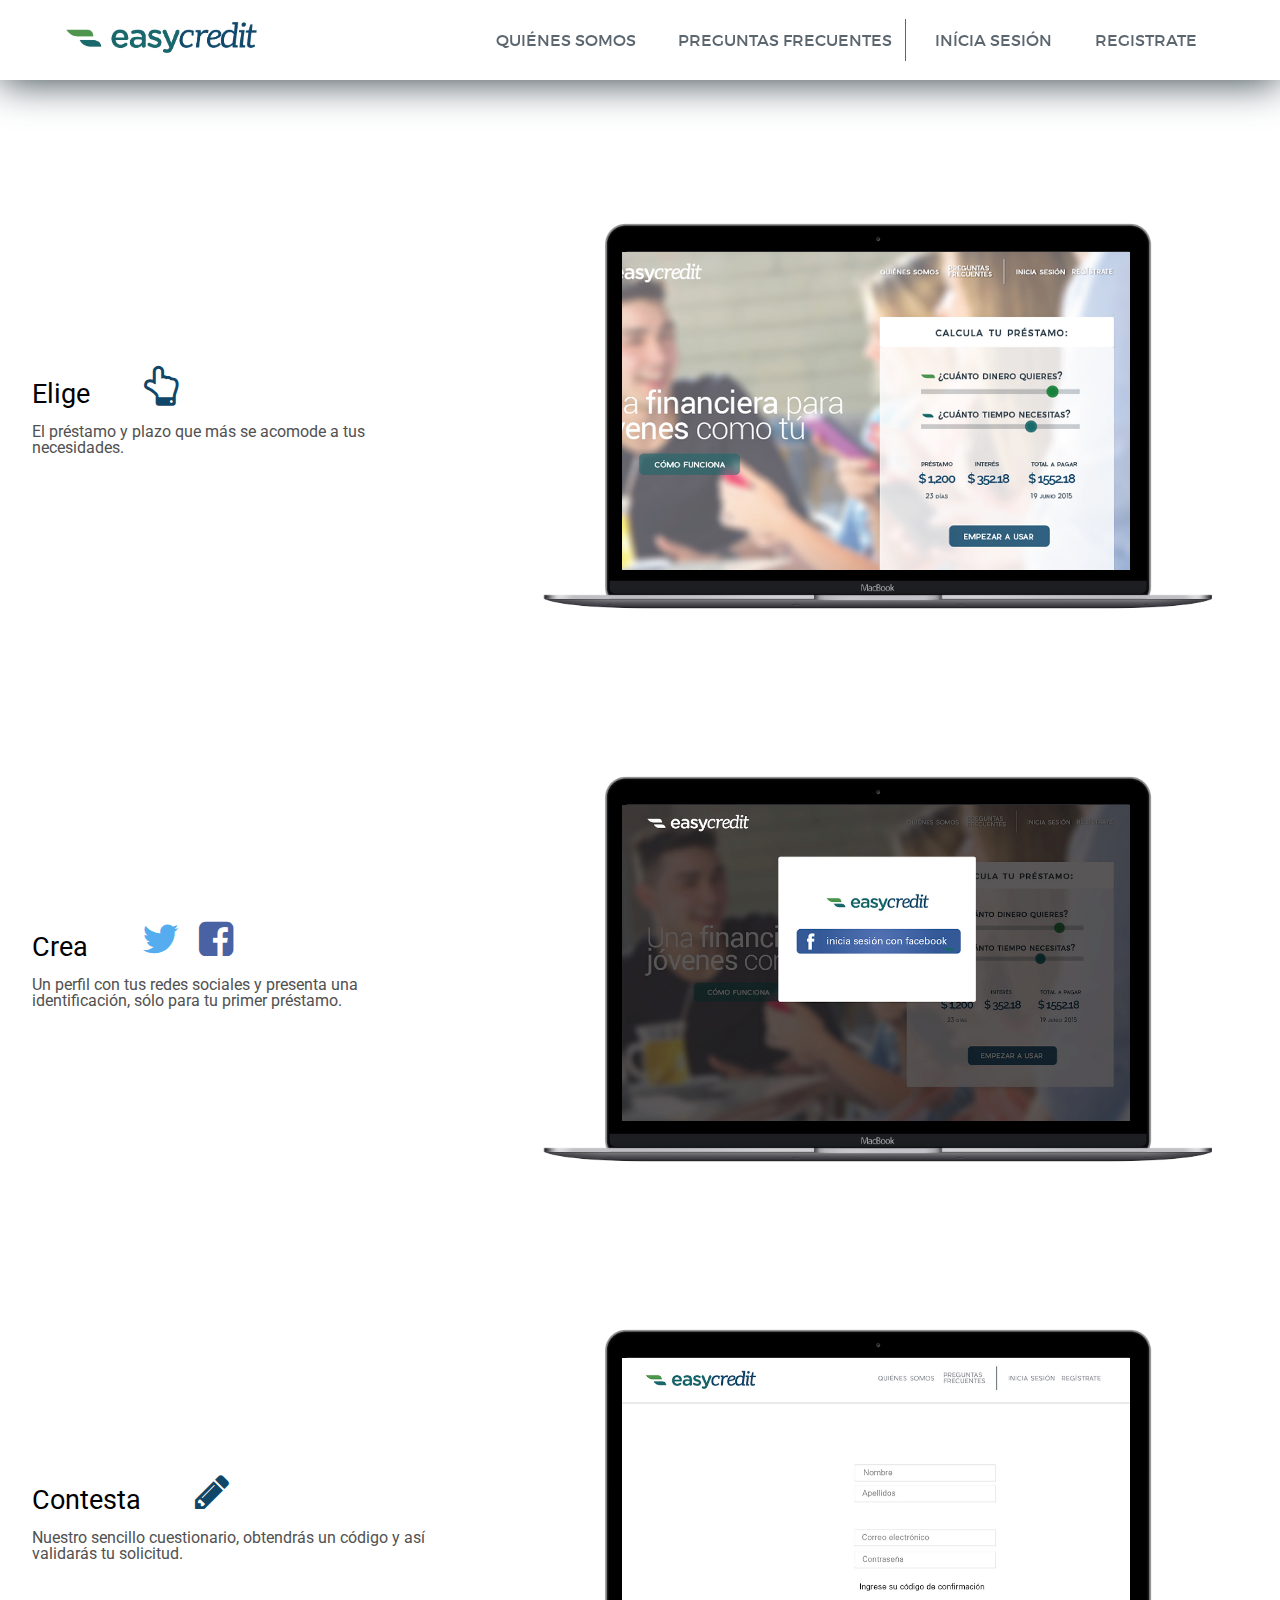
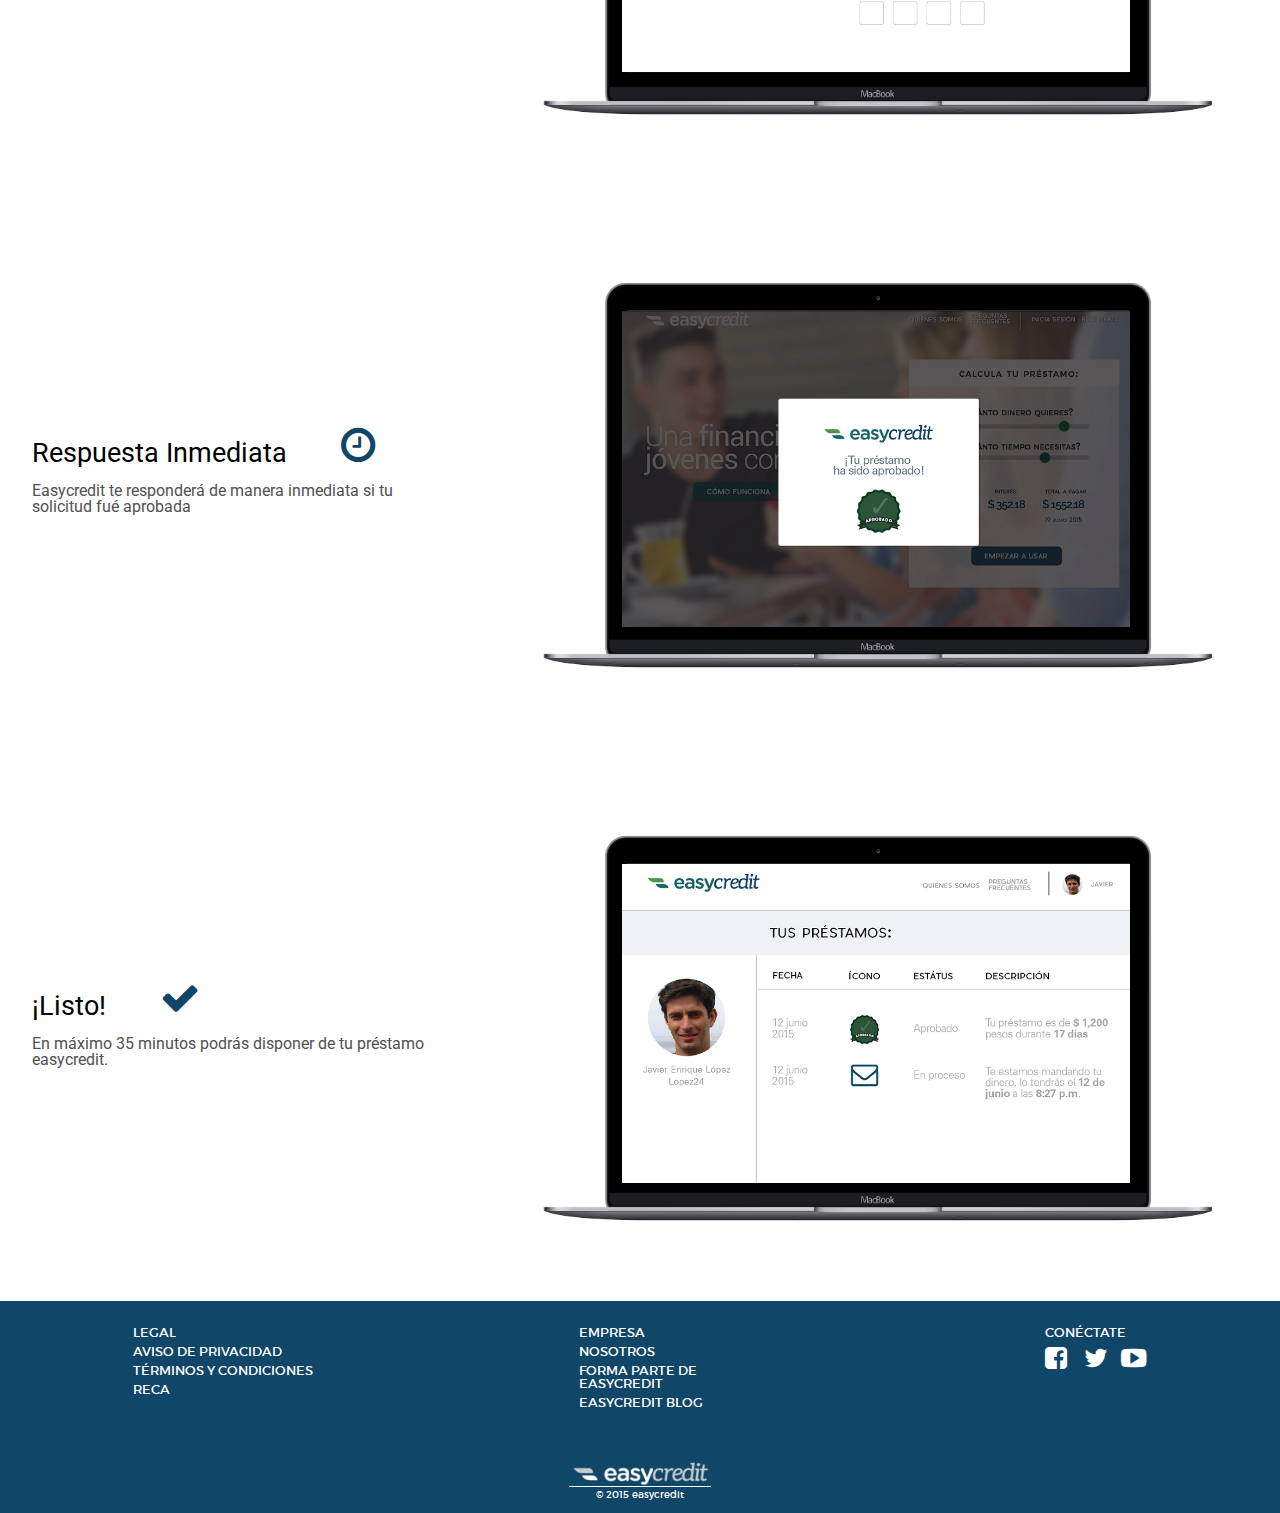
<file: index.html>
<!DOCTYPE html>
<html lang="en">
	<head>
		<meta charset="UTF-8">
    	<meta name="viewport" content="width-device-width, user-scalable=no, initial-scale=1.0">

		<title>Easycredit | ¿Cómo funciona? </title>
		<link rel="stylesheet" href="css/reset.css"> <!-- CSS reset -->
		<link rel="stylesheet" href="css/styles.css"> <!-- Resource style -->
		<link rel="stylesheet" href="css/icon.css"> 
		<script src="js/modernizr.js"></script> <!-- Modernizr -->

	    <link rel="stylesheet" href="fonts/pier-regular/font-awesome.css" type="text/css" charset="utf-8" />

	    <link rel="stylesheet" href="fonts/pier-bold/stylesheet.css" type="text/css" charset="utf-8" />

	    <link rel="stylesheet" href="fonts/montserrat-regular-webfont/stylesheet.css" type="text/css" charset="utf-8" />

	    <link rel="stylesheet" href="fonts/Raleway-medium/raleway-font.css" type="text/css" charset="utf-8" />

	    <link rel="stylesheet" href="fonts/UniversLTStd-Light/styles.css" type="text/css" charset="utf-8" />

	    <link href='http://fonts.googleapis.com/css?family=Roboto:100,300,400' rel='stylesheet' type='text/css'>

	</head>
	<body>
		<header>
			<div class="cd-logo">
				<a href="#0"><img src="img/Easycredit-Logo.png" alt="Logo"></a>
			</div>

			<nav class="cd-main-nav-wrapper">
				<ul class="cd-main-nav">
					<li><a href="#">QUIÉNES SOMOS</a></li>
					<li><a href="#" class="separa">PREGUNTAS FRECUENTES</a></li>
					<li><a href="#">INÍCIA SESIÓN</a></li>
					<li><a href="#">REGISTRATE</a></li>

				</ul> <!-- .cd-main-nav -->
			</nav> <!-- .cd-main-nav-wrapper -->
		
			<a href="#0" class="cd-nav-trigger">Menu<span></span></a>
		</header>
		<main class="cd-main-content">
		<!-- main content here -->
		    <section id="animation" class="Animation">

				<div class="Main-container u-containerDefault">
					<div class="Main-item">
		                <h3>Elige </h3>
		                <span class="icon-hand-o-up icon-span" style="padding-left: 50px"></span>
		                <p class="Main-step-description">
		                    El préstamo y plazo que más se acomode a tus necesidades.
		                </p>
		                
		            </div>

		            <div class="Main-item-img" style="position:relative">
		                <img class="Step-image" src="img/mac.png" alt="">
		                <img src="img/landing.png" alt="" class="landing">
		            </div>
		            <div class="Main-item">
		                <h3>Crea</h3>
		                <span class="icon-twitter twitter" style="padding-left: 50px">  </span>
		                <span class="icon-facebook-square facebook"></span>
		                <p class="Main-step-description">
		                    Un perfil con tus redes sociales y presenta una identificación, sólo para tu primer préstamo.
		                </p>
		                
		            </div>
		            <div class="Main-item-img" style="position:relative">
		                <img class="Step-image  " src="img/mac.png" alt="">
		                <img class="login" src="img/login.png" alt="">
		            </div>
		            <div class="Main-item">
		                <h3>Contesta</h3>
		                <span class="icon-pencil icon-span" style="padding-left: 50px"></span>
		                <p class="Main-step-description">
		                    Nuestro sencillo cuestionario, obtendrás un código y así validarás tu solicitud.
		                </p>
		                
		            </div>
		            <div class="Main-item-img" style="position:relative">
		                <img class="Step-image " src="img/mac.png" alt="">
		                <img class="sobre-form" src="img/form.png" alt="">
		            </div>
		            <div class="Main-item">
		                <h3>Respuesta Inmediata</h3>
		                <span class="icon-clock-o icon-span" style="padding-left: 50px"></span>
		                <p class="Main-step-description">
		                    Easycredit te responderá de manera inmediata si tu solicitud fué aprobada
		                </p>
		                
		            </div>
		            <div class="Main-item-img" style="position:relative">
		                <img class="Step-image " src="img/mac.png" alt="">
		                <img class="sobre-apro" src="img/apro.png" alt="">
		            </div>
		            <div class="Main-item">
		                <h3>¡Listo!</h3>
		                <span class="icon-check icon-span" style="padding-left: 50px"></span>
		                <p class="Main-step-description">
		                    En máximo 35 minutos podrás disponer de tu préstamo easycredit.
		                </p>
		                	
		            </div>
		            <div class="Main-item-img" style="position:relative">
		                <img class="Step-image" src="img/mac.png" alt="">
		                <img class="dash" src="img/dash.png" alt="">
		            </div>

				</div>
	        </section>


		</main>
		<section id="contact" class="footer">
			<div class="Main-container-foo u-containerDefault">
				<div class="Main-item-foo">
					<ul class="footer-description">
						<li>LEGAL</li>
						<li>AVISO DE PRIVACIDAD</li>
						<li>TÉRMINOS Y CONDICIONES</li>
						<li>RECA</li>
					</ul>
				</div>
				<div class="Main-item-foo">
					<ul class="footer-description"> 
						<li>EMPRESA</li>
						<li>NOSOTROS</li>
						<li>FORMA PARTE DE EASYCREDIT</li>
						<li>EASYCREDIT BLOG</li>
					</ul>
				</div>
				<div class="Main-item-foo">
					<ul class="footer-description">
						<li>CONÉCTATE</li>
						<li class="redes">
							<span class="icon-facebook-square"> </span>
							<span class="icon-twitter"> </span>
							<span class="icon-youtube-play"> </span>
						</li>
					</ul>
				</div>
				<div class="footer-foo">
					<ul>
						<li>
							<img class="width=15vw"src="img/log-footer.png" alt="">
						</li>
						<li style="font-size: .8em">© 2015 easycredit</li>
					</ul>
				</div>
			</div>
		</section>
      	<script src="js/jquery-2.1.1.js"></script>
		<script src="js/main.js"></script> <!-- Resource jQuery -->
	</body>
</html>
</file>
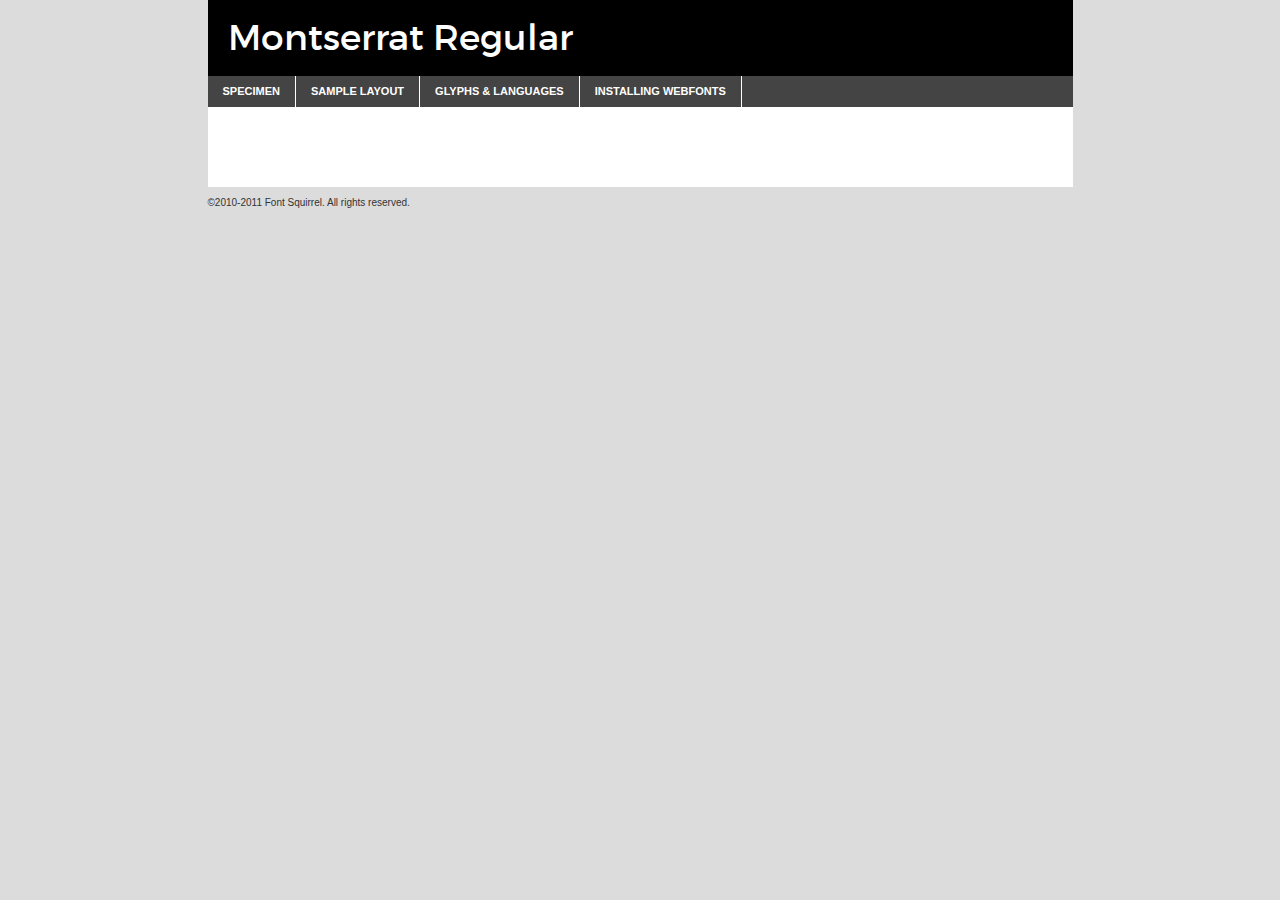
<file: fonts/montserrat-regular-webfont/montserrat-regular-demo.html>
<!DOCTYPE html PUBLIC "-//W3C//DTD XHTML 1.0 Transitional//EN"
	"http://www.w3.org/TR/xhtml1/DTD/xhtml1-transitional.dtd">

<html xmlns="http://www.w3.org/1999/xhtml" xml:lang="en" lang="en">
<head>
	<meta http-equiv="Content-Type" content="text/html; charset=utf-8" />
	<script src="http://ajax.googleapis.com/ajax/libs/jquery/1.7.2/jquery.min.js" type="text/javascript" charset="utf-8"></script>
	<script src="specimen_files/easytabs.js" type="text/javascript" charset="utf-8"></script>
	<link rel="stylesheet" href="specimen_files/specimen_stylesheet.css" type="text/css" charset="utf-8" />
	<link rel="stylesheet" href="stylesheet.css" type="text/css" charset="utf-8" />

	<style type="text/css">
					body{
				font-family: 'montserratregular';
							}
		</style>

	<title>Montserrat Regular Specimen</title>
	
	
	<script type="text/javascript" charset="utf-8">
		$(document).ready(function() {
			$('#container').easyTabs({defaultContent:1});
		});
	</script>
</head>

<body>
<div id="container">
	<div id="header">
		Montserrat Regular	</div>
	<ul class="tabs">
		<li><a href="#specimen">Specimen</a></li>
		<li><a href="#layout">Sample Layout</a></li>
				<li><a href="#glyphs">Glyphs &amp; Languages</a></li>
		<li><a href="#installing">Installing Webfonts</a></li>
		
	</ul>
	
	<div id="main_content">

		
			<div id="specimen">
		
				<div class="section">
					<div class="grid12 firstcol">
						<div class="huge">AaBb</div>
					</div>
				</div>
		
				<div class="section">
					<div class="glyph_range">A&#x200B;B&#x200b;C&#x200b;D&#x200b;E&#x200b;F&#x200b;G&#x200b;H&#x200b;I&#x200b;J&#x200b;K&#x200b;L&#x200b;M&#x200b;N&#x200b;O&#x200b;P&#x200b;Q&#x200b;R&#x200b;S&#x200b;T&#x200b;U&#x200b;V&#x200b;W&#x200b;X&#x200b;Y&#x200b;Z&#x200b;a&#x200b;b&#x200b;c&#x200b;d&#x200b;e&#x200b;f&#x200b;g&#x200b;h&#x200b;i&#x200b;j&#x200b;k&#x200b;l&#x200b;m&#x200b;n&#x200b;o&#x200b;p&#x200b;q&#x200b;r&#x200b;s&#x200b;t&#x200b;u&#x200b;v&#x200b;w&#x200b;x&#x200b;y&#x200b;z&#x200b;1&#x200b;2&#x200b;3&#x200b;4&#x200b;5&#x200b;6&#x200b;7&#x200b;8&#x200b;9&#x200b;0&#x200b;&amp;&#x200b;.&#x200b;,&#x200b;?&#x200b;!&#x200b;&#64;&#x200b;(&#x200b;)&#x200b;#&#x200b;$&#x200b;%&#x200b;*&#x200b;+&#x200b;-&#x200b;=&#x200b;:&#x200b;;</div>
				</div>
				<div class="section">
					<div class="grid12 firstcol">
						<table class="sample_table">
							<tr><td>10</td><td class="size10">abcdefghijklmnopqrstuvwxyzABCDEFGHIJKLMNOPQRSTUVWXYZ0123456789abcdefghijklmnopqrstuvwxyzABCDEFGHIJKLMNOPQRSTUVWXYZ0123456789abcdefghijklmnopqrstuvwxyzABCDEFGHIJKLMNOPQRSTUVWXYZ</td></tr>
							<tr><td>11</td><td class="size11">abcdefghijklmnopqrstuvwxyzABCDEFGHIJKLMNOPQRSTUVWXYZ0123456789abcdefghijklmnopqrstuvwxyzABCDEFGHIJKLMNOPQRSTUVWXYZ0123456789abcdefghijklmnopqrstuvwxyzABCDEFGHIJKLMNOPQRSTUVWXYZ</td></tr>
							<tr><td>12</td><td class="size12">abcdefghijklmnopqrstuvwxyzABCDEFGHIJKLMNOPQRSTUVWXYZ0123456789abcdefghijklmnopqrstuvwxyzABCDEFGHIJKLMNOPQRSTUVWXYZ0123456789abcdefghijklmnopqrstuvwxyzABCDEFGHIJKLMNOPQRSTUVWXYZ</td></tr>
							<tr><td>13</td><td class="size13">abcdefghijklmnopqrstuvwxyzABCDEFGHIJKLMNOPQRSTUVWXYZ0123456789abcdefghijklmnopqrstuvwxyzABCDEFGHIJKLMNOPQRSTUVWXYZ0123456789abcdefghijklmnopqrstuvwxyzABCDEFGHIJKLMNOPQRSTUVWXYZ</td></tr>
							<tr><td>14</td><td class="size14">abcdefghijklmnopqrstuvwxyzABCDEFGHIJKLMNOPQRSTUVWXYZ0123456789abcdefghijklmnopqrstuvwxyzABCDEFGHIJKLMNOPQRSTUVWXYZ0123456789abcdefghijklmnopqrstuvwxyzABCDEFGHIJKLMNOPQRSTUVWXYZ</td></tr>
							<tr><td>16</td><td class="size16">abcdefghijklmnopqrstuvwxyzABCDEFGHIJKLMNOPQRSTUVWXYZ0123456789abcdefghijklmnopqrstuvwxyzABCDEFGHIJKLMNOPQRSTUVWXYZ</td></tr>
							<tr><td>18</td><td class="size18">abcdefghijklmnopqrstuvwxyzABCDEFGHIJKLMNOPQRSTUVWXYZ0123456789abcdefghijklmnopqrstuvwxyzABCDEFGHIJKLMNOPQRSTUVWXYZ</td></tr>
							<tr><td>20</td><td class="size20">abcdefghijklmnopqrstuvwxyzABCDEFGHIJKLMNOPQRSTUVWXYZ0123456789abcdefghijklmnopqrstuvwxyzABCDEFGHIJKLMNOPQRSTUVWXYZ</td></tr>
							<tr><td>24</td><td class="size24">abcdefghijklmnopqrstuvwxyzABCDEFGHIJKLMNOPQRSTUVWXYZ0123456789abcdefghijklmnopqrstuvwxyzABCDEFGHIJKLMNOPQRSTUVWXYZ</td></tr>
							<tr><td>30</td><td class="size30">abcdefghijklmnopqrstuvwxyzABCDEFGHIJKLMNOPQRSTUVWXYZ0123456789abcdefghijklmnopqrstuvwxyzABCDEFGHIJKLMNOPQRSTUVWXYZ</td></tr>
							<tr><td>36</td><td class="size36">abcdefghijklmnopqrstuvwxyzABCDEFGHIJKLMNOPQRSTUVWXYZ0123456789abcdefghijklmnopqrstuvwxyzABCDEFGHIJKLMNOPQRSTUVWXYZ</td></tr>
							<tr><td>48</td><td class="size48">abcdefghijklmnopqrstuvwxyzABCDEFGHIJKLMNOPQRSTUVWXYZ0123456789abcdefghijklmnopqrstuvwxyzABCDEFGHIJKLMNOPQRSTUVWXYZ</td></tr>
							<tr><td>60</td><td class="size60">abcdefghijklmnopqrstuvwxyzABCDEFGHIJKLMNOPQRSTUVWXYZ0123456789abcdefghijklmnopqrstuvwxyzABCDEFGHIJKLMNOPQRSTUVWXYZ</td></tr>
							<tr><td>72</td><td class="size72">abcdefghijklmnopqrstuvwxyzABCDEFGHIJKLMNOPQRSTUVWXYZ0123456789abcdefghijklmnopqrstuvwxyzABCDEFGHIJKLMNOPQRSTUVWXYZ</td></tr>
							<tr><td>90</td><td class="size90">abcdefghijklmnopqrstuvwxyzABCDEFGHIJKLMNOPQRSTUVWXYZ0123456789abcdefghijklmnopqrstuvwxyzABCDEFGHIJKLMNOPQRSTUVWXYZ</td></tr>
						</table>
				
					</div>
			
				</div>
		
		
		
								<div class="section" id="bodycomparison">


										<div id="xheight">
				<div class="fontbody">&#x25FC;&#x25FC;&#x25FC;&#x25FC;&#x25FC;&#x25FC;&#x25FC;&#x25FC;&#x25FC;&#x25FC;&#x25FC;&#x25FC;&#x25FC;&#x25FC;&#x25FC;&#x25FC;&#x25FC;&#x25FC;&#x25FC;&#x25FC;&#x25FC;&#x25FC;&#x25FC;&#x25FC;&#x25FC;&#x25FC;&#x25FC;&#x25FC;&#x25FC;&#x25FC;&#x25FC;&#x25FC;&#x25FC;&#x25FC;&#x25FC;&#x25FC;&#x25FC;&#x25FC;&#x25FC;&#x25FC;&#x25FC;&#x25FC;&#x25FC;&#x25FC;&#x25FC;&#x25FC;&#x25FC;&#x25FC;&#x25FC;&#x25FC;&#x25FC;&#x25FC;&#x25FC;&#x25FC;&#x25FC;&#x25FC;&#x25FC;&#x25FC;&#x25FC;&#x25FC;&#x25FC;&#x25FC;&#x25FC;&#x25FC;&#x25FC;&#x25FC;&#x25FC;&#x25FC;&#x25FC;&#x25FC;&#x25FC;&#x25FC;&#x25FC;&#x25FC;&#x25FC;&#x25FC;&#x25FC;&#x25FC;&#x25FC;&#x25FC;&#x25FC;&#x25FC;&#x25FC;&#x25FC;&#x25FC;&#x25FC;&#x25FC;&#x25FC;&#x25FC;&#x25FC;&#x25FC;&#x25FC;&#x25FC;&#x25FC;&#x25FC;&#x25FC;&#x25FC;&#x25FC;&#x25FC;body</div><div class="arialbody">body</div><div class="verdanabody">body</div><div class="georgiabody">body</div></div>
										<div class="fontbody" style="z-index:1">
											body<span>Montserrat Regular</span>
										</div>
										<div class="arialbody" style="z-index:1">
											body<span>Arial</span>
										</div>
										<div class="verdanabody" style="z-index:1">
											body<span>Verdana</span>
										</div>
										<div class="georgiabody" style="z-index:1">
											body<span>Georgia</span>
										</div>



								</div>
		
		
				<div class="section psample psample_row1" id="">
					
					<div class="grid2 firstcol">
						<p class="size10"><span>10.</span>Aenean lacinia bibendum nulla sed consectetur. Fusce dapibus, tellus ac cursus commodo, tortor mauris condimentum nibh, ut fermentum massa justo sit amet risus. Nullam id dolor id nibh ultricies vehicula ut id elit. Cum sociis natoque penatibus et magnis dis parturient montes, nascetur ridiculus mus. Nulla vitae elit libero, a pharetra augue.</p>
			
					</div>
					<div class="grid3">
						<p class="size11"><span>11.</span>Aenean lacinia bibendum nulla sed consectetur. Fusce dapibus, tellus ac cursus commodo, tortor mauris condimentum nibh, ut fermentum massa justo sit amet risus. Nullam id dolor id nibh ultricies vehicula ut id elit. Cum sociis natoque penatibus et magnis dis parturient montes, nascetur ridiculus mus. Nulla vitae elit libero, a pharetra augue.</p>
			
					</div>
					<div class="grid3">
						<p class="size12"><span>12.</span>Aenean lacinia bibendum nulla sed consectetur. Fusce dapibus, tellus ac cursus commodo, tortor mauris condimentum nibh, ut fermentum massa justo sit amet risus. Nullam id dolor id nibh ultricies vehicula ut id elit. Cum sociis natoque penatibus et magnis dis parturient montes, nascetur ridiculus mus. Nulla vitae elit libero, a pharetra augue.</p>
			
					</div>
					<div class="grid4">
						<p class="size13"><span>13.</span>Aenean lacinia bibendum nulla sed consectetur. Fusce dapibus, tellus ac cursus commodo, tortor mauris condimentum nibh, ut fermentum massa justo sit amet risus. Nullam id dolor id nibh ultricies vehicula ut id elit. Cum sociis natoque penatibus et magnis dis parturient montes, nascetur ridiculus mus. Nulla vitae elit libero, a pharetra augue.</p>
			
					</div>
					<div class="white_blend"></div>
					
				</div>
				<div class="section psample psample_row2" id="">
					<div class="grid3 firstcol">
						<p class="size14"><span>14.</span>Aenean lacinia bibendum nulla sed consectetur. Fusce dapibus, tellus ac cursus commodo, tortor mauris condimentum nibh, ut fermentum massa justo sit amet risus. Nullam id dolor id nibh ultricies vehicula ut id elit. Cum sociis natoque penatibus et magnis dis parturient montes, nascetur ridiculus mus. Nulla vitae elit libero, a pharetra augue.</p>
			
					</div>
					<div class="grid4">
						<p class="size16"><span>16.</span>Aenean lacinia bibendum nulla sed consectetur. Fusce dapibus, tellus ac cursus commodo, tortor mauris condimentum nibh, ut fermentum massa justo sit amet risus. Nullam id dolor id nibh ultricies vehicula ut id elit. Cum sociis natoque penatibus et magnis dis parturient montes, nascetur ridiculus mus. Nulla vitae elit libero, a pharetra augue.</p>
			
					</div>
					<div class="grid5">
						<p class="size18"><span>18.</span>Aenean lacinia bibendum nulla sed consectetur. Fusce dapibus, tellus ac cursus commodo, tortor mauris condimentum nibh, ut fermentum massa justo sit amet risus. Nullam id dolor id nibh ultricies vehicula ut id elit. Cum sociis natoque penatibus et magnis dis parturient montes, nascetur ridiculus mus. Nulla vitae elit libero, a pharetra augue.</p>
			
					</div>

					<div class="white_blend"></div>

				</div>
				
				<div class="section psample psample_row3" id="">
					<div class="grid5 firstcol">
						<p class="size20"><span>20.</span>Aenean lacinia bibendum nulla sed consectetur. Fusce dapibus, tellus ac cursus commodo, tortor mauris condimentum nibh, ut fermentum massa justo sit amet risus. Nullam id dolor id nibh ultricies vehicula ut id elit. Cum sociis natoque penatibus et magnis dis parturient montes, nascetur ridiculus mus. Nulla vitae elit libero, a pharetra augue.</p>
					</div>
					<div class="grid7">
						<p class="size24"><span>24.</span>Aenean lacinia bibendum nulla sed consectetur. Fusce dapibus, tellus ac cursus commodo, tortor mauris condimentum nibh, ut fermentum massa justo sit amet risus. Nullam id dolor id nibh ultricies vehicula ut id elit. Cum sociis natoque penatibus et magnis dis parturient montes, nascetur ridiculus mus. Nulla vitae elit libero, a pharetra augue.</p>
					</div>
					
					<div class="white_blend"></div>
					
				</div>
				
				<div class="section psample psample_row4" id="">
					<div class="grid12 firstcol">
						<p class="size30"><span>30.</span>Aenean lacinia bibendum nulla sed consectetur. Fusce dapibus, tellus ac cursus commodo, tortor mauris condimentum nibh, ut fermentum massa justo sit amet risus. Nullam id dolor id nibh ultricies vehicula ut id elit. Cum sociis natoque penatibus et magnis dis parturient montes, nascetur ridiculus mus. Nulla vitae elit libero, a pharetra augue.</p>
					</div>
					<div class="white_blend"></div>
					
				</div>
				
				
				
				<div class="section psample psample_row1 fullreverse">
					<div class="grid2 firstcol">
						<p class="size10"><span>10.</span>Aenean lacinia bibendum nulla sed consectetur. Fusce dapibus, tellus ac cursus commodo, tortor mauris condimentum nibh, ut fermentum massa justo sit amet risus. Nullam id dolor id nibh ultricies vehicula ut id elit. Cum sociis natoque penatibus et magnis dis parturient montes, nascetur ridiculus mus. Nulla vitae elit libero, a pharetra augue.</p>
			
					</div>
					<div class="grid3">
						<p class="size11"><span>11.</span>Aenean lacinia bibendum nulla sed consectetur. Fusce dapibus, tellus ac cursus commodo, tortor mauris condimentum nibh, ut fermentum massa justo sit amet risus. Nullam id dolor id nibh ultricies vehicula ut id elit. Cum sociis natoque penatibus et magnis dis parturient montes, nascetur ridiculus mus. Nulla vitae elit libero, a pharetra augue.</p>
			
					</div>
					<div class="grid3">
						<p class="size12"><span>12.</span>Aenean lacinia bibendum nulla sed consectetur. Fusce dapibus, tellus ac cursus commodo, tortor mauris condimentum nibh, ut fermentum massa justo sit amet risus. Nullam id dolor id nibh ultricies vehicula ut id elit. Cum sociis natoque penatibus et magnis dis parturient montes, nascetur ridiculus mus. Nulla vitae elit libero, a pharetra augue.</p>
			
					</div>
					<div class="grid4">
						<p class="size13"><span>13.</span>Aenean lacinia bibendum nulla sed consectetur. Fusce dapibus, tellus ac cursus commodo, tortor mauris condimentum nibh, ut fermentum massa justo sit amet risus. Nullam id dolor id nibh ultricies vehicula ut id elit. Cum sociis natoque penatibus et magnis dis parturient montes, nascetur ridiculus mus. Nulla vitae elit libero, a pharetra augue.</p>
			
					</div>
					<div class="black_blend"></div>
					
				</div>
				
				<div class="section psample psample_row2 fullreverse">
					<div class="grid3 firstcol">
						<p class="size14"><span>14.</span>Aenean lacinia bibendum nulla sed consectetur. Fusce dapibus, tellus ac cursus commodo, tortor mauris condimentum nibh, ut fermentum massa justo sit amet risus. Nullam id dolor id nibh ultricies vehicula ut id elit. Cum sociis natoque penatibus et magnis dis parturient montes, nascetur ridiculus mus. Nulla vitae elit libero, a pharetra augue.</p>
			
					</div>
					<div class="grid4">
						<p class="size16"><span>16.</span>Aenean lacinia bibendum nulla sed consectetur. Fusce dapibus, tellus ac cursus commodo, tortor mauris condimentum nibh, ut fermentum massa justo sit amet risus. Nullam id dolor id nibh ultricies vehicula ut id elit. Cum sociis natoque penatibus et magnis dis parturient montes, nascetur ridiculus mus. Nulla vitae elit libero, a pharetra augue.</p>
			
					</div>
					<div class="grid5">
						<p class="size18"><span>18.</span>Aenean lacinia bibendum nulla sed consectetur. Fusce dapibus, tellus ac cursus commodo, tortor mauris condimentum nibh, ut fermentum massa justo sit amet risus. Nullam id dolor id nibh ultricies vehicula ut id elit. Cum sociis natoque penatibus et magnis dis parturient montes, nascetur ridiculus mus. Nulla vitae elit libero, a pharetra augue.</p>
			
					</div>
					<div class="black_blend"></div>

				</div>
				
				<div class="section psample fullreverse psample_row3" id="">
					<div class="grid5 firstcol">
						<p class="size20"><span>20.</span>Aenean lacinia bibendum nulla sed consectetur. Fusce dapibus, tellus ac cursus commodo, tortor mauris condimentum nibh, ut fermentum massa justo sit amet risus. Nullam id dolor id nibh ultricies vehicula ut id elit. Cum sociis natoque penatibus et magnis dis parturient montes, nascetur ridiculus mus. Nulla vitae elit libero, a pharetra augue.</p>
					</div>
					<div class="grid7">
						<p class="size24"><span>24.</span>Aenean lacinia bibendum nulla sed consectetur. Fusce dapibus, tellus ac cursus commodo, tortor mauris condimentum nibh, ut fermentum massa justo sit amet risus. Nullam id dolor id nibh ultricies vehicula ut id elit. Cum sociis natoque penatibus et magnis dis parturient montes, nascetur ridiculus mus. Nulla vitae elit libero, a pharetra augue.</p>
					</div>
					
					<div class="black_blend"></div>
					
				</div>
				
				<div class="section psample fullreverse psample_row4" id="" style="border-bottom: 20px #000 solid;">
					<div class="grid12 firstcol">
						<p class="size30"><span>30.</span>Aenean lacinia bibendum nulla sed consectetur. Fusce dapibus, tellus ac cursus commodo, tortor mauris condimentum nibh, ut fermentum massa justo sit amet risus. Nullam id dolor id nibh ultricies vehicula ut id elit. Cum sociis natoque penatibus et magnis dis parturient montes, nascetur ridiculus mus. Nulla vitae elit libero, a pharetra augue.</p>
					</div>
					<div class="black_blend"></div>
					
				</div>
				
				
				
				
			</div>
			
			<div id="layout">
				
				<div class="section">
					
					<div class="grid12 firstcol">
						<h1>Lorem Ipsum Dolor</h1>
						<h2>Etiam porta sem malesuada magna mollis euismod</h2>
						
						<p class="byline">By <a href="#link">Aenean Lacinia</a></p>
					</div>
				</div>
				<div class="section">
					<div class="grid8 firstcol">
						<p class="large">Donec sed odio dui. Morbi leo risus, porta ac consectetur ac, vestibulum at eros. Fusce dapibus, tellus ac cursus commodo, tortor mauris condimentum nibh, ut fermentum massa justo sit amet risus. </p>

						
						<h3>Pellentesque ornare sem</h3>

						<p>Maecenas sed diam eget risus varius blandit sit amet non magna. Maecenas faucibus mollis interdum. Donec ullamcorper nulla non metus auctor fringilla. Nullam id dolor id nibh ultricies vehicula ut id elit. Nullam id dolor id nibh ultricies vehicula ut id elit. </p>

						<p>Aenean eu leo quam. Pellentesque ornare sem lacinia quam venenatis vestibulum. Lorem ipsum dolor sit amet, consectetur adipiscing elit. Cum sociis natoque penatibus et magnis dis parturient montes, nascetur ridiculus mus. </p>

						<p>Nulla vitae elit libero, a pharetra augue. Praesent commodo cursus magna, vel scelerisque nisl consectetur et. Aenean lacinia bibendum nulla sed consectetur. </p>

						<p>Nullam quis risus eget urna mollis ornare vel eu leo. Nullam quis risus eget urna mollis ornare vel eu leo. Maecenas sed diam eget risus varius blandit sit amet non magna. Donec ullamcorper nulla non metus auctor fringilla. </p>

						<h3>Cras mattis consectetur</h3>

						<p>Aenean eu leo quam. Pellentesque ornare sem lacinia quam venenatis vestibulum. Aenean lacinia bibendum nulla sed consectetur. Integer posuere erat a ante venenatis dapibus posuere velit aliquet. Cras mattis consectetur purus sit amet fermentum. </p>

						<p>Nullam id dolor id nibh ultricies vehicula ut id elit. Nullam quis risus eget urna mollis ornare vel eu leo. Cras mattis consectetur purus sit amet fermentum.</p>
					</div>
					
					<div class="grid4 sidebar">
						
						<div class="box reverse">
							<p class="last">Nullam quis risus eget urna mollis ornare vel eu leo. Donec ullamcorper nulla non metus auctor fringilla. Cras mattis consectetur purus sit amet fermentum. Sed posuere consectetur est at lobortis. Lorem ipsum dolor sit amet, consectetur adipiscing elit. </p>
						</div>
						
						<p class="caption">Maecenas sed diam eget risus varius.</p>

						<p>Vestibulum id ligula porta felis euismod semper. Integer posuere erat a ante venenatis dapibus posuere velit aliquet. Vestibulum id ligula porta felis euismod semper. Sed posuere consectetur est at lobortis. Maecenas sed diam eget risus varius blandit sit amet non magna. Fusce dapibus, tellus ac cursus commodo, tortor mauris condimentum nibh, ut fermentum massa justo sit amet risus. </p>

					

						<p>Duis mollis, est non commodo luctus, nisi erat porttitor ligula, eget lacinia odio sem nec elit. Aenean lacinia bibendum nulla sed consectetur. Vivamus sagittis lacus vel augue laoreet rutrum faucibus dolor auctor. Aenean lacinia bibendum nulla sed consectetur. Nullam quis risus eget urna mollis ornare vel eu leo. </p>

						<p>Praesent commodo cursus magna, vel scelerisque nisl consectetur et. Donec ullamcorper nulla non metus auctor fringilla. Maecenas faucibus mollis interdum. Fusce dapibus, tellus ac cursus commodo, tortor mauris condimentum nibh, ut fermentum massa justo sit amet risus. </p>

					</div>
				</div>
				
			</div>


			



		<div id="glyphs">
			<div class="section">
				<div class="grid12 firstcol">
			
				<h1>Language Support</h1>
				<p>The subset of Montserrat Regular in this kit supports the following languages:<br />
			
					Albanian, Basque, Breton, Chamorro, Danish, Dutch, English, Faroese, Finnish, French, Frisian, Galician, German, Icelandic, Italian, Malagasy, Norwegian, Portuguese, Spanish, Swedish				</p>
				<h1>Glyph Chart</h1>
				<p>The subset of Montserrat Regular in this kit includes all the glyphs listed below. Unicode entities are included above each glyph to help you insert individual characters into your layout.</p>
				<div id="glyph_chart">
			
																				 <div><p>&amp;#32;</p>&#32;</div>
																				 <div><p>&amp;#33;</p>&#33;</div>
																				 <div><p>&amp;#34;</p>&#34;</div>
																				 <div><p>&amp;#35;</p>&#35;</div>
																				 <div><p>&amp;#36;</p>&#36;</div>
																				 <div><p>&amp;#37;</p>&#37;</div>
																				 <div><p>&amp;#38;</p>&#38;</div>
																				 <div><p>&amp;#39;</p>&#39;</div>
																				 <div><p>&amp;#40;</p>&#40;</div>
																				 <div><p>&amp;#41;</p>&#41;</div>
																				 <div><p>&amp;#42;</p>&#42;</div>
																				 <div><p>&amp;#43;</p>&#43;</div>
																				 <div><p>&amp;#44;</p>&#44;</div>
																				 <div><p>&amp;#45;</p>&#45;</div>
																				 <div><p>&amp;#46;</p>&#46;</div>
																				 <div><p>&amp;#47;</p>&#47;</div>
																				 <div><p>&amp;#48;</p>&#48;</div>
																				 <div><p>&amp;#49;</p>&#49;</div>
																				 <div><p>&amp;#50;</p>&#50;</div>
																				 <div><p>&amp;#51;</p>&#51;</div>
																				 <div><p>&amp;#52;</p>&#52;</div>
																				 <div><p>&amp;#53;</p>&#53;</div>
																				 <div><p>&amp;#54;</p>&#54;</div>
																				 <div><p>&amp;#55;</p>&#55;</div>
																				 <div><p>&amp;#56;</p>&#56;</div>
																				 <div><p>&amp;#57;</p>&#57;</div>
																				 <div><p>&amp;#58;</p>&#58;</div>
																				 <div><p>&amp;#59;</p>&#59;</div>
																				 <div><p>&amp;#60;</p>&#60;</div>
																				 <div><p>&amp;#61;</p>&#61;</div>
																				 <div><p>&amp;#62;</p>&#62;</div>
																				 <div><p>&amp;#63;</p>&#63;</div>
																				 <div><p>&amp;#64;</p>&#64;</div>
																				 <div><p>&amp;#65;</p>&#65;</div>
																				 <div><p>&amp;#66;</p>&#66;</div>
																				 <div><p>&amp;#67;</p>&#67;</div>
																				 <div><p>&amp;#68;</p>&#68;</div>
																				 <div><p>&amp;#69;</p>&#69;</div>
																				 <div><p>&amp;#70;</p>&#70;</div>
																				 <div><p>&amp;#71;</p>&#71;</div>
																				 <div><p>&amp;#72;</p>&#72;</div>
																				 <div><p>&amp;#73;</p>&#73;</div>
																				 <div><p>&amp;#74;</p>&#74;</div>
																				 <div><p>&amp;#75;</p>&#75;</div>
																				 <div><p>&amp;#76;</p>&#76;</div>
																				 <div><p>&amp;#77;</p>&#77;</div>
																				 <div><p>&amp;#78;</p>&#78;</div>
																				 <div><p>&amp;#79;</p>&#79;</div>
																				 <div><p>&amp;#80;</p>&#80;</div>
																				 <div><p>&amp;#81;</p>&#81;</div>
																				 <div><p>&amp;#82;</p>&#82;</div>
																				 <div><p>&amp;#83;</p>&#83;</div>
																				 <div><p>&amp;#84;</p>&#84;</div>
																				 <div><p>&amp;#85;</p>&#85;</div>
																				 <div><p>&amp;#86;</p>&#86;</div>
																				 <div><p>&amp;#87;</p>&#87;</div>
																				 <div><p>&amp;#88;</p>&#88;</div>
																				 <div><p>&amp;#89;</p>&#89;</div>
																				 <div><p>&amp;#90;</p>&#90;</div>
																				 <div><p>&amp;#91;</p>&#91;</div>
																				 <div><p>&amp;#92;</p>&#92;</div>
																				 <div><p>&amp;#93;</p>&#93;</div>
																				 <div><p>&amp;#94;</p>&#94;</div>
																				 <div><p>&amp;#95;</p>&#95;</div>
																				 <div><p>&amp;#96;</p>&#96;</div>
																				 <div><p>&amp;#97;</p>&#97;</div>
																				 <div><p>&amp;#98;</p>&#98;</div>
																				 <div><p>&amp;#99;</p>&#99;</div>
																				 <div><p>&amp;#100;</p>&#100;</div>
																				 <div><p>&amp;#101;</p>&#101;</div>
																				 <div><p>&amp;#102;</p>&#102;</div>
																				 <div><p>&amp;#103;</p>&#103;</div>
																				 <div><p>&amp;#104;</p>&#104;</div>
																				 <div><p>&amp;#105;</p>&#105;</div>
																				 <div><p>&amp;#106;</p>&#106;</div>
																				 <div><p>&amp;#107;</p>&#107;</div>
																				 <div><p>&amp;#108;</p>&#108;</div>
																				 <div><p>&amp;#109;</p>&#109;</div>
																				 <div><p>&amp;#110;</p>&#110;</div>
																				 <div><p>&amp;#111;</p>&#111;</div>
																				 <div><p>&amp;#112;</p>&#112;</div>
																				 <div><p>&amp;#113;</p>&#113;</div>
																				 <div><p>&amp;#114;</p>&#114;</div>
																				 <div><p>&amp;#115;</p>&#115;</div>
																				 <div><p>&amp;#116;</p>&#116;</div>
																				 <div><p>&amp;#117;</p>&#117;</div>
																				 <div><p>&amp;#118;</p>&#118;</div>
																				 <div><p>&amp;#119;</p>&#119;</div>
																				 <div><p>&amp;#120;</p>&#120;</div>
																				 <div><p>&amp;#121;</p>&#121;</div>
																				 <div><p>&amp;#122;</p>&#122;</div>
																				 <div><p>&amp;#123;</p>&#123;</div>
																				 <div><p>&amp;#124;</p>&#124;</div>
																				 <div><p>&amp;#125;</p>&#125;</div>
																				 <div><p>&amp;#126;</p>&#126;</div>
																				 <div><p>&amp;#160;</p>&#160;</div>
																				 <div><p>&amp;#161;</p>&#161;</div>
																				 <div><p>&amp;#162;</p>&#162;</div>
																				 <div><p>&amp;#163;</p>&#163;</div>
																				 <div><p>&amp;#164;</p>&#164;</div>
																				 <div><p>&amp;#165;</p>&#165;</div>
																				 <div><p>&amp;#166;</p>&#166;</div>
																				 <div><p>&amp;#167;</p>&#167;</div>
																				 <div><p>&amp;#168;</p>&#168;</div>
																				 <div><p>&amp;#169;</p>&#169;</div>
																				 <div><p>&amp;#170;</p>&#170;</div>
																				 <div><p>&amp;#171;</p>&#171;</div>
																				 <div><p>&amp;#172;</p>&#172;</div>
																				 <div><p>&amp;#173;</p>&#173;</div>
																				 <div><p>&amp;#174;</p>&#174;</div>
																				 <div><p>&amp;#175;</p>&#175;</div>
																				 <div><p>&amp;#176;</p>&#176;</div>
																				 <div><p>&amp;#177;</p>&#177;</div>
																				 <div><p>&amp;#178;</p>&#178;</div>
																				 <div><p>&amp;#179;</p>&#179;</div>
																				 <div><p>&amp;#180;</p>&#180;</div>
																				 <div><p>&amp;#181;</p>&#181;</div>
																				 <div><p>&amp;#182;</p>&#182;</div>
																				 <div><p>&amp;#183;</p>&#183;</div>
																				 <div><p>&amp;#184;</p>&#184;</div>
																				 <div><p>&amp;#185;</p>&#185;</div>
																				 <div><p>&amp;#186;</p>&#186;</div>
																				 <div><p>&amp;#187;</p>&#187;</div>
																				 <div><p>&amp;#188;</p>&#188;</div>
																				 <div><p>&amp;#189;</p>&#189;</div>
																				 <div><p>&amp;#190;</p>&#190;</div>
																				 <div><p>&amp;#191;</p>&#191;</div>
																				 <div><p>&amp;#192;</p>&#192;</div>
																				 <div><p>&amp;#193;</p>&#193;</div>
																				 <div><p>&amp;#194;</p>&#194;</div>
																				 <div><p>&amp;#195;</p>&#195;</div>
																				 <div><p>&amp;#196;</p>&#196;</div>
																				 <div><p>&amp;#197;</p>&#197;</div>
																				 <div><p>&amp;#198;</p>&#198;</div>
																				 <div><p>&amp;#199;</p>&#199;</div>
																				 <div><p>&amp;#200;</p>&#200;</div>
																				 <div><p>&amp;#201;</p>&#201;</div>
																				 <div><p>&amp;#202;</p>&#202;</div>
																				 <div><p>&amp;#203;</p>&#203;</div>
																				 <div><p>&amp;#204;</p>&#204;</div>
																				 <div><p>&amp;#205;</p>&#205;</div>
																				 <div><p>&amp;#206;</p>&#206;</div>
																				 <div><p>&amp;#207;</p>&#207;</div>
																				 <div><p>&amp;#208;</p>&#208;</div>
																				 <div><p>&amp;#209;</p>&#209;</div>
																				 <div><p>&amp;#210;</p>&#210;</div>
																				 <div><p>&amp;#211;</p>&#211;</div>
																				 <div><p>&amp;#212;</p>&#212;</div>
																				 <div><p>&amp;#213;</p>&#213;</div>
																				 <div><p>&amp;#214;</p>&#214;</div>
																				 <div><p>&amp;#215;</p>&#215;</div>
																				 <div><p>&amp;#216;</p>&#216;</div>
																				 <div><p>&amp;#217;</p>&#217;</div>
																				 <div><p>&amp;#218;</p>&#218;</div>
																				 <div><p>&amp;#219;</p>&#219;</div>
																				 <div><p>&amp;#220;</p>&#220;</div>
																				 <div><p>&amp;#221;</p>&#221;</div>
																				 <div><p>&amp;#222;</p>&#222;</div>
																				 <div><p>&amp;#223;</p>&#223;</div>
																				 <div><p>&amp;#224;</p>&#224;</div>
																				 <div><p>&amp;#225;</p>&#225;</div>
																				 <div><p>&amp;#226;</p>&#226;</div>
																				 <div><p>&amp;#227;</p>&#227;</div>
																				 <div><p>&amp;#228;</p>&#228;</div>
																				 <div><p>&amp;#229;</p>&#229;</div>
																				 <div><p>&amp;#230;</p>&#230;</div>
																				 <div><p>&amp;#231;</p>&#231;</div>
																				 <div><p>&amp;#232;</p>&#232;</div>
																				 <div><p>&amp;#233;</p>&#233;</div>
																				 <div><p>&amp;#234;</p>&#234;</div>
																				 <div><p>&amp;#235;</p>&#235;</div>
																				 <div><p>&amp;#236;</p>&#236;</div>
																				 <div><p>&amp;#237;</p>&#237;</div>
																				 <div><p>&amp;#238;</p>&#238;</div>
																				 <div><p>&amp;#239;</p>&#239;</div>
																				 <div><p>&amp;#240;</p>&#240;</div>
																				 <div><p>&amp;#241;</p>&#241;</div>
																				 <div><p>&amp;#242;</p>&#242;</div>
																				 <div><p>&amp;#243;</p>&#243;</div>
																				 <div><p>&amp;#244;</p>&#244;</div>
																				 <div><p>&amp;#245;</p>&#245;</div>
																				 <div><p>&amp;#246;</p>&#246;</div>
																				 <div><p>&amp;#247;</p>&#247;</div>
																				 <div><p>&amp;#248;</p>&#248;</div>
																				 <div><p>&amp;#249;</p>&#249;</div>
																				 <div><p>&amp;#250;</p>&#250;</div>
																				 <div><p>&amp;#251;</p>&#251;</div>
																				 <div><p>&amp;#252;</p>&#252;</div>
																				 <div><p>&amp;#253;</p>&#253;</div>
																				 <div><p>&amp;#254;</p>&#254;</div>
																				 <div><p>&amp;#255;</p>&#255;</div>
																				 <div><p>&amp;#338;</p>&#338;</div>
																				 <div><p>&amp;#339;</p>&#339;</div>
																				 <div><p>&amp;#376;</p>&#376;</div>
																				 <div><p>&amp;#710;</p>&#710;</div>
																				 <div><p>&amp;#732;</p>&#732;</div>
																				 <div><p>&amp;#8192;</p>&#8192;</div>
																				 <div><p>&amp;#8193;</p>&#8193;</div>
																				 <div><p>&amp;#8194;</p>&#8194;</div>
																				 <div><p>&amp;#8195;</p>&#8195;</div>
																				 <div><p>&amp;#8196;</p>&#8196;</div>
																				 <div><p>&amp;#8197;</p>&#8197;</div>
																				 <div><p>&amp;#8198;</p>&#8198;</div>
																				 <div><p>&amp;#8199;</p>&#8199;</div>
																				 <div><p>&amp;#8200;</p>&#8200;</div>
																				 <div><p>&amp;#8201;</p>&#8201;</div>
																				 <div><p>&amp;#8202;</p>&#8202;</div>
																				 <div><p>&amp;#8208;</p>&#8208;</div>
																				 <div><p>&amp;#8209;</p>&#8209;</div>
																				 <div><p>&amp;#8210;</p>&#8210;</div>
																				 <div><p>&amp;#8211;</p>&#8211;</div>
																				 <div><p>&amp;#8212;</p>&#8212;</div>
																				 <div><p>&amp;#8216;</p>&#8216;</div>
																				 <div><p>&amp;#8217;</p>&#8217;</div>
																				 <div><p>&amp;#8218;</p>&#8218;</div>
																				 <div><p>&amp;#8220;</p>&#8220;</div>
																				 <div><p>&amp;#8221;</p>&#8221;</div>
																				 <div><p>&amp;#8222;</p>&#8222;</div>
																				 <div><p>&amp;#8226;</p>&#8226;</div>
																				 <div><p>&amp;#8230;</p>&#8230;</div>
																				 <div><p>&amp;#8239;</p>&#8239;</div>
																				 <div><p>&amp;#8249;</p>&#8249;</div>
																				 <div><p>&amp;#8250;</p>&#8250;</div>
																				 <div><p>&amp;#8287;</p>&#8287;</div>
																				 <div><p>&amp;#8364;</p>&#8364;</div>
																				 <div><p>&amp;#8482;</p>&#8482;</div>
																				 <div><p>&amp;#9724;</p>&#9724;</div>
																				 <div><p>&amp;#64257;</p>&#64257;</div>
																				 <div><p>&amp;#64258;</p>&#64258;</div>
																																																</div>	
				</div>
		
		
			</div>
		</div>
		
		
		<div id="specs">
			
		</div>
	
		<div id="installing">
			<div class="section">
				<div class="grid7 firstcol">
					<h1>Installing Webfonts</h1>
					
					<p>Webfonts are supported by all major browser platforms but not all in the same way. There are currently four different font formats that must be included in order to target all browsers. This includes TTF, WOFF, EOT and SVG.</p>
					
					<h2>1. Upload your webfonts</h2>
					<p>You must upload your webfont kit to your website. They should be in or near the same directory as your CSS files.</p>
					
					<h2>2. Include the webfont stylesheet</h2>
					<p>A special CSS @font-face declaration helps the various browsers select the appropriate font it needs without causing you a bunch of headaches. Learn more about this syntax by reading the <a href="http://www.fontspring.com/blog/further-hardening-of-the-bulletproof-syntax">Fontspring blog post</a> about it. The code for it is as follows:</p>


<code>
@font-face{ 
	font-family: 'MyWebFont';
	src: url('WebFont.eot');
	src: url('WebFont.eot?#iefix') format('embedded-opentype'),
	     url('WebFont.woff') format('woff'),
	     url('WebFont.ttf') format('truetype'),
	     url('WebFont.svg#webfont') format('svg');
}
</code>

	<p>We've already gone ahead and generated the code for you. All you have to do is link to the stylesheet in your HTML, like this:</p>
	<code>&lt;link rel=&quot;stylesheet&quot; href=&quot;stylesheet.css&quot; type=&quot;text/css&quot; charset=&quot;utf-8&quot; /&gt;</code>

					<h2>3. Modify your own stylesheet</h2>
					<p>To take advantage of your new fonts, you must tell your stylesheet to use them. Look at the original @font-face declaration above and find the property called "font-family." The name linked there will be what you use to reference the font. Prepend that webfont name to the font stack in the "font-family" property, inside the selector you want to change. For example:</p>
<code>p { font-family: 'WebFont', Arial, sans-serif; }</code>

<h2>4. Test</h2>
<p>Getting webfonts to work cross-browser <em>can</em> be tricky. Use the information in the sidebar to help you if you find that fonts aren't loading in a particular browser.</p>
				</div>
				
				<div class="grid5 sidebar">
					<div class="box">
						<h2>Troubleshooting<br />Font-Face Problems</h2>
						<p>Having trouble getting your webfonts to load in your new website? Here are some tips to sort out what might be the problem.</p>

						<h3>Fonts not showing in any browser</h3>

						<p>This sounds like you need to work on the plumbing. You either did not upload the fonts to the correct directory, or you did not link the fonts properly in the CSS. If you've confirmed that all this is correct and you still have a problem, take a look at your .htaccess file and see if requests are getting intercepted.</p>

						<h3>Fonts not loading in iPhone or iPad</h3>

						<p>The most common problem here is that you are serving the fonts from an IIS server. IIS refuses to serve files that have unknown MIME types. If that is the case, you must set the MIME type for SVG to "image/svg+xml" in the server settings. Follow these instructions from Microsoft if you need help.</p>

						<h3>Fonts not loading in Firefox</h3>

						<p>The primary reason for this failure? You are still using a version Firefox older than 3.5. So upgrade already! If that isn't it, then you are very likely serving fonts from a different domain. Firefox requires that all font assets be served from the same domain. Lastly it is possible that you need to add WOFF to your list of MIME types (if you are serving via IIS.)</p>

						<h3>Fonts not loading in IE</h3>

						<p>Are you looking at Internet Explorer on an actual Windows machine or are you cheating by using a service like Adobe BrowserLab? Many of these screenshot services do not render @font-face for IE. Best to test it on a real machine.</p>

						<h3>Fonts not loading in IE9</h3>

						<p>IE9, like Firefox, requires that fonts be served from the same domain as the website. Make sure that is the case.</p>
					</div>
				</div>
			</div>
			
		</div>
	
	</div>
	<div id="footer">
		<p>&copy;2010-2011 Font Squirrel. All rights reserved.</p>
	</div>
</div>
</body>
</html>
</file>
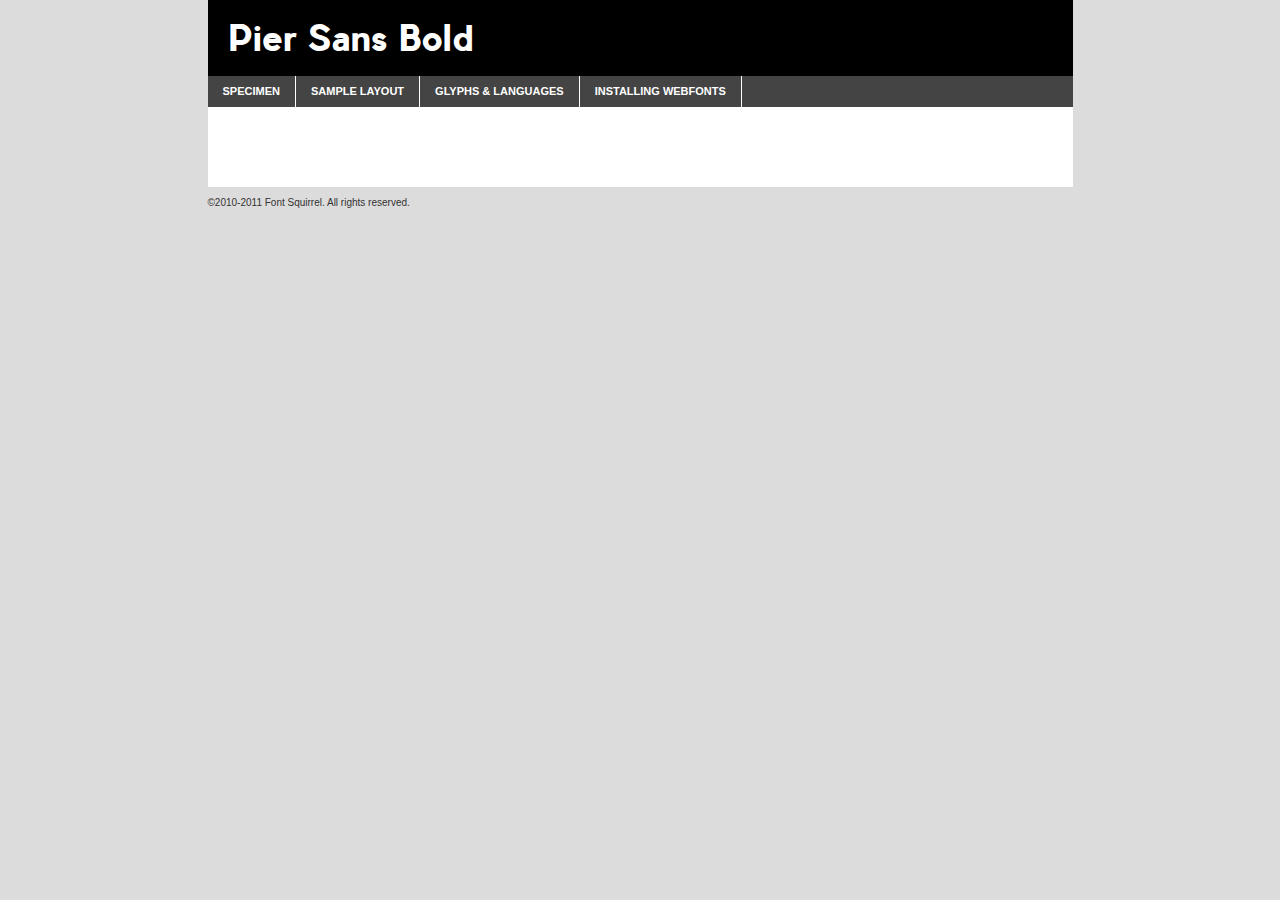
<file: fonts/pier-bold/pier-bold-demo.html>
<!DOCTYPE html PUBLIC "-//W3C//DTD XHTML 1.0 Transitional//EN"
	"http://www.w3.org/TR/xhtml1/DTD/xhtml1-transitional.dtd">

<html xmlns="http://www.w3.org/1999/xhtml" xml:lang="en" lang="en">
<head>
	<meta http-equiv="Content-Type" content="text/html; charset=utf-8" />
	<script src="http://ajax.googleapis.com/ajax/libs/jquery/1.7.2/jquery.min.js" type="text/javascript" charset="utf-8"></script>
	<script src="specimen_files/easytabs.js" type="text/javascript" charset="utf-8"></script>
	<link rel="stylesheet" href="specimen_files/specimen_stylesheet.css" type="text/css" charset="utf-8" />
	<link rel="stylesheet" href="stylesheet.css" type="text/css" charset="utf-8" />

	<style type="text/css">
					body{
				font-family: 'pier_sansbold';
							}
		</style>

	<title>Pier Sans Bold Specimen</title>
	
	
	<script type="text/javascript" charset="utf-8">
		$(document).ready(function() {
			$('#container').easyTabs({defaultContent:1});
		});
	</script>
</head>

<body>
<div id="container">
	<div id="header">
		Pier Sans Bold	</div>
	<ul class="tabs">
		<li><a href="#specimen">Specimen</a></li>
		<li><a href="#layout">Sample Layout</a></li>
				<li><a href="#glyphs">Glyphs &amp; Languages</a></li>
		<li><a href="#installing">Installing Webfonts</a></li>
		
	</ul>
	
	<div id="main_content">

		
			<div id="specimen">
		
				<div class="section">
					<div class="grid12 firstcol">
						<div class="huge">AaBb</div>
					</div>
				</div>
		
				<div class="section">
					<div class="glyph_range">A&#x200B;B&#x200b;C&#x200b;D&#x200b;E&#x200b;F&#x200b;G&#x200b;H&#x200b;I&#x200b;J&#x200b;K&#x200b;L&#x200b;M&#x200b;N&#x200b;O&#x200b;P&#x200b;Q&#x200b;R&#x200b;S&#x200b;T&#x200b;U&#x200b;V&#x200b;W&#x200b;X&#x200b;Y&#x200b;Z&#x200b;a&#x200b;b&#x200b;c&#x200b;d&#x200b;e&#x200b;f&#x200b;g&#x200b;h&#x200b;i&#x200b;j&#x200b;k&#x200b;l&#x200b;m&#x200b;n&#x200b;o&#x200b;p&#x200b;q&#x200b;r&#x200b;s&#x200b;t&#x200b;u&#x200b;v&#x200b;w&#x200b;x&#x200b;y&#x200b;z&#x200b;1&#x200b;2&#x200b;3&#x200b;4&#x200b;5&#x200b;6&#x200b;7&#x200b;8&#x200b;9&#x200b;0&#x200b;&amp;&#x200b;.&#x200b;,&#x200b;?&#x200b;!&#x200b;&#64;&#x200b;(&#x200b;)&#x200b;#&#x200b;$&#x200b;%&#x200b;*&#x200b;+&#x200b;-&#x200b;=&#x200b;:&#x200b;;</div>
				</div>
				<div class="section">
					<div class="grid12 firstcol">
						<table class="sample_table">
							<tr><td>10</td><td class="size10">abcdefghijklmnopqrstuvwxyzABCDEFGHIJKLMNOPQRSTUVWXYZ0123456789abcdefghijklmnopqrstuvwxyzABCDEFGHIJKLMNOPQRSTUVWXYZ0123456789abcdefghijklmnopqrstuvwxyzABCDEFGHIJKLMNOPQRSTUVWXYZ</td></tr>
							<tr><td>11</td><td class="size11">abcdefghijklmnopqrstuvwxyzABCDEFGHIJKLMNOPQRSTUVWXYZ0123456789abcdefghijklmnopqrstuvwxyzABCDEFGHIJKLMNOPQRSTUVWXYZ0123456789abcdefghijklmnopqrstuvwxyzABCDEFGHIJKLMNOPQRSTUVWXYZ</td></tr>
							<tr><td>12</td><td class="size12">abcdefghijklmnopqrstuvwxyzABCDEFGHIJKLMNOPQRSTUVWXYZ0123456789abcdefghijklmnopqrstuvwxyzABCDEFGHIJKLMNOPQRSTUVWXYZ0123456789abcdefghijklmnopqrstuvwxyzABCDEFGHIJKLMNOPQRSTUVWXYZ</td></tr>
							<tr><td>13</td><td class="size13">abcdefghijklmnopqrstuvwxyzABCDEFGHIJKLMNOPQRSTUVWXYZ0123456789abcdefghijklmnopqrstuvwxyzABCDEFGHIJKLMNOPQRSTUVWXYZ0123456789abcdefghijklmnopqrstuvwxyzABCDEFGHIJKLMNOPQRSTUVWXYZ</td></tr>
							<tr><td>14</td><td class="size14">abcdefghijklmnopqrstuvwxyzABCDEFGHIJKLMNOPQRSTUVWXYZ0123456789abcdefghijklmnopqrstuvwxyzABCDEFGHIJKLMNOPQRSTUVWXYZ0123456789abcdefghijklmnopqrstuvwxyzABCDEFGHIJKLMNOPQRSTUVWXYZ</td></tr>
							<tr><td>16</td><td class="size16">abcdefghijklmnopqrstuvwxyzABCDEFGHIJKLMNOPQRSTUVWXYZ0123456789abcdefghijklmnopqrstuvwxyzABCDEFGHIJKLMNOPQRSTUVWXYZ</td></tr>
							<tr><td>18</td><td class="size18">abcdefghijklmnopqrstuvwxyzABCDEFGHIJKLMNOPQRSTUVWXYZ0123456789abcdefghijklmnopqrstuvwxyzABCDEFGHIJKLMNOPQRSTUVWXYZ</td></tr>
							<tr><td>20</td><td class="size20">abcdefghijklmnopqrstuvwxyzABCDEFGHIJKLMNOPQRSTUVWXYZ0123456789abcdefghijklmnopqrstuvwxyzABCDEFGHIJKLMNOPQRSTUVWXYZ</td></tr>
							<tr><td>24</td><td class="size24">abcdefghijklmnopqrstuvwxyzABCDEFGHIJKLMNOPQRSTUVWXYZ0123456789abcdefghijklmnopqrstuvwxyzABCDEFGHIJKLMNOPQRSTUVWXYZ</td></tr>
							<tr><td>30</td><td class="size30">abcdefghijklmnopqrstuvwxyzABCDEFGHIJKLMNOPQRSTUVWXYZ0123456789abcdefghijklmnopqrstuvwxyzABCDEFGHIJKLMNOPQRSTUVWXYZ</td></tr>
							<tr><td>36</td><td class="size36">abcdefghijklmnopqrstuvwxyzABCDEFGHIJKLMNOPQRSTUVWXYZ0123456789abcdefghijklmnopqrstuvwxyzABCDEFGHIJKLMNOPQRSTUVWXYZ</td></tr>
							<tr><td>48</td><td class="size48">abcdefghijklmnopqrstuvwxyzABCDEFGHIJKLMNOPQRSTUVWXYZ0123456789abcdefghijklmnopqrstuvwxyzABCDEFGHIJKLMNOPQRSTUVWXYZ</td></tr>
							<tr><td>60</td><td class="size60">abcdefghijklmnopqrstuvwxyzABCDEFGHIJKLMNOPQRSTUVWXYZ0123456789abcdefghijklmnopqrstuvwxyzABCDEFGHIJKLMNOPQRSTUVWXYZ</td></tr>
							<tr><td>72</td><td class="size72">abcdefghijklmnopqrstuvwxyzABCDEFGHIJKLMNOPQRSTUVWXYZ0123456789abcdefghijklmnopqrstuvwxyzABCDEFGHIJKLMNOPQRSTUVWXYZ</td></tr>
							<tr><td>90</td><td class="size90">abcdefghijklmnopqrstuvwxyzABCDEFGHIJKLMNOPQRSTUVWXYZ0123456789abcdefghijklmnopqrstuvwxyzABCDEFGHIJKLMNOPQRSTUVWXYZ</td></tr>
						</table>
				
					</div>
			
				</div>
		
		
		
								<div class="section" id="bodycomparison">


										<div id="xheight">
				<div class="fontbody">&#x25FC;&#x25FC;&#x25FC;&#x25FC;&#x25FC;&#x25FC;&#x25FC;&#x25FC;&#x25FC;&#x25FC;&#x25FC;&#x25FC;&#x25FC;&#x25FC;&#x25FC;&#x25FC;&#x25FC;&#x25FC;&#x25FC;&#x25FC;&#x25FC;&#x25FC;&#x25FC;&#x25FC;&#x25FC;&#x25FC;&#x25FC;&#x25FC;&#x25FC;&#x25FC;&#x25FC;&#x25FC;&#x25FC;&#x25FC;&#x25FC;&#x25FC;&#x25FC;&#x25FC;&#x25FC;&#x25FC;&#x25FC;&#x25FC;&#x25FC;&#x25FC;&#x25FC;&#x25FC;&#x25FC;&#x25FC;&#x25FC;&#x25FC;&#x25FC;&#x25FC;&#x25FC;&#x25FC;&#x25FC;&#x25FC;&#x25FC;&#x25FC;&#x25FC;&#x25FC;&#x25FC;&#x25FC;&#x25FC;&#x25FC;&#x25FC;&#x25FC;&#x25FC;&#x25FC;&#x25FC;&#x25FC;&#x25FC;&#x25FC;&#x25FC;&#x25FC;&#x25FC;&#x25FC;&#x25FC;&#x25FC;&#x25FC;&#x25FC;&#x25FC;&#x25FC;&#x25FC;&#x25FC;&#x25FC;&#x25FC;&#x25FC;&#x25FC;&#x25FC;&#x25FC;&#x25FC;&#x25FC;&#x25FC;&#x25FC;&#x25FC;&#x25FC;&#x25FC;&#x25FC;&#x25FC;body</div><div class="arialbody">body</div><div class="verdanabody">body</div><div class="georgiabody">body</div></div>
										<div class="fontbody" style="z-index:1">
											body<span>Pier Sans Bold</span>
										</div>
										<div class="arialbody" style="z-index:1">
											body<span>Arial</span>
										</div>
										<div class="verdanabody" style="z-index:1">
											body<span>Verdana</span>
										</div>
										<div class="georgiabody" style="z-index:1">
											body<span>Georgia</span>
										</div>



								</div>
		
		
				<div class="section psample psample_row1" id="">
					
					<div class="grid2 firstcol">
						<p class="size10"><span>10.</span>Aenean lacinia bibendum nulla sed consectetur. Fusce dapibus, tellus ac cursus commodo, tortor mauris condimentum nibh, ut fermentum massa justo sit amet risus. Nullam id dolor id nibh ultricies vehicula ut id elit. Cum sociis natoque penatibus et magnis dis parturient montes, nascetur ridiculus mus. Nulla vitae elit libero, a pharetra augue.</p>
			
					</div>
					<div class="grid3">
						<p class="size11"><span>11.</span>Aenean lacinia bibendum nulla sed consectetur. Fusce dapibus, tellus ac cursus commodo, tortor mauris condimentum nibh, ut fermentum massa justo sit amet risus. Nullam id dolor id nibh ultricies vehicula ut id elit. Cum sociis natoque penatibus et magnis dis parturient montes, nascetur ridiculus mus. Nulla vitae elit libero, a pharetra augue.</p>
			
					</div>
					<div class="grid3">
						<p class="size12"><span>12.</span>Aenean lacinia bibendum nulla sed consectetur. Fusce dapibus, tellus ac cursus commodo, tortor mauris condimentum nibh, ut fermentum massa justo sit amet risus. Nullam id dolor id nibh ultricies vehicula ut id elit. Cum sociis natoque penatibus et magnis dis parturient montes, nascetur ridiculus mus. Nulla vitae elit libero, a pharetra augue.</p>
			
					</div>
					<div class="grid4">
						<p class="size13"><span>13.</span>Aenean lacinia bibendum nulla sed consectetur. Fusce dapibus, tellus ac cursus commodo, tortor mauris condimentum nibh, ut fermentum massa justo sit amet risus. Nullam id dolor id nibh ultricies vehicula ut id elit. Cum sociis natoque penatibus et magnis dis parturient montes, nascetur ridiculus mus. Nulla vitae elit libero, a pharetra augue.</p>
			
					</div>
					<div class="white_blend"></div>
					
				</div>
				<div class="section psample psample_row2" id="">
					<div class="grid3 firstcol">
						<p class="size14"><span>14.</span>Aenean lacinia bibendum nulla sed consectetur. Fusce dapibus, tellus ac cursus commodo, tortor mauris condimentum nibh, ut fermentum massa justo sit amet risus. Nullam id dolor id nibh ultricies vehicula ut id elit. Cum sociis natoque penatibus et magnis dis parturient montes, nascetur ridiculus mus. Nulla vitae elit libero, a pharetra augue.</p>
			
					</div>
					<div class="grid4">
						<p class="size16"><span>16.</span>Aenean lacinia bibendum nulla sed consectetur. Fusce dapibus, tellus ac cursus commodo, tortor mauris condimentum nibh, ut fermentum massa justo sit amet risus. Nullam id dolor id nibh ultricies vehicula ut id elit. Cum sociis natoque penatibus et magnis dis parturient montes, nascetur ridiculus mus. Nulla vitae elit libero, a pharetra augue.</p>
			
					</div>
					<div class="grid5">
						<p class="size18"><span>18.</span>Aenean lacinia bibendum nulla sed consectetur. Fusce dapibus, tellus ac cursus commodo, tortor mauris condimentum nibh, ut fermentum massa justo sit amet risus. Nullam id dolor id nibh ultricies vehicula ut id elit. Cum sociis natoque penatibus et magnis dis parturient montes, nascetur ridiculus mus. Nulla vitae elit libero, a pharetra augue.</p>
			
					</div>

					<div class="white_blend"></div>

				</div>
				
				<div class="section psample psample_row3" id="">
					<div class="grid5 firstcol">
						<p class="size20"><span>20.</span>Aenean lacinia bibendum nulla sed consectetur. Fusce dapibus, tellus ac cursus commodo, tortor mauris condimentum nibh, ut fermentum massa justo sit amet risus. Nullam id dolor id nibh ultricies vehicula ut id elit. Cum sociis natoque penatibus et magnis dis parturient montes, nascetur ridiculus mus. Nulla vitae elit libero, a pharetra augue.</p>
					</div>
					<div class="grid7">
						<p class="size24"><span>24.</span>Aenean lacinia bibendum nulla sed consectetur. Fusce dapibus, tellus ac cursus commodo, tortor mauris condimentum nibh, ut fermentum massa justo sit amet risus. Nullam id dolor id nibh ultricies vehicula ut id elit. Cum sociis natoque penatibus et magnis dis parturient montes, nascetur ridiculus mus. Nulla vitae elit libero, a pharetra augue.</p>
					</div>
					
					<div class="white_blend"></div>
					
				</div>
				
				<div class="section psample psample_row4" id="">
					<div class="grid12 firstcol">
						<p class="size30"><span>30.</span>Aenean lacinia bibendum nulla sed consectetur. Fusce dapibus, tellus ac cursus commodo, tortor mauris condimentum nibh, ut fermentum massa justo sit amet risus. Nullam id dolor id nibh ultricies vehicula ut id elit. Cum sociis natoque penatibus et magnis dis parturient montes, nascetur ridiculus mus. Nulla vitae elit libero, a pharetra augue.</p>
					</div>
					<div class="white_blend"></div>
					
				</div>
				
				
				
				<div class="section psample psample_row1 fullreverse">
					<div class="grid2 firstcol">
						<p class="size10"><span>10.</span>Aenean lacinia bibendum nulla sed consectetur. Fusce dapibus, tellus ac cursus commodo, tortor mauris condimentum nibh, ut fermentum massa justo sit amet risus. Nullam id dolor id nibh ultricies vehicula ut id elit. Cum sociis natoque penatibus et magnis dis parturient montes, nascetur ridiculus mus. Nulla vitae elit libero, a pharetra augue.</p>
			
					</div>
					<div class="grid3">
						<p class="size11"><span>11.</span>Aenean lacinia bibendum nulla sed consectetur. Fusce dapibus, tellus ac cursus commodo, tortor mauris condimentum nibh, ut fermentum massa justo sit amet risus. Nullam id dolor id nibh ultricies vehicula ut id elit. Cum sociis natoque penatibus et magnis dis parturient montes, nascetur ridiculus mus. Nulla vitae elit libero, a pharetra augue.</p>
			
					</div>
					<div class="grid3">
						<p class="size12"><span>12.</span>Aenean lacinia bibendum nulla sed consectetur. Fusce dapibus, tellus ac cursus commodo, tortor mauris condimentum nibh, ut fermentum massa justo sit amet risus. Nullam id dolor id nibh ultricies vehicula ut id elit. Cum sociis natoque penatibus et magnis dis parturient montes, nascetur ridiculus mus. Nulla vitae elit libero, a pharetra augue.</p>
			
					</div>
					<div class="grid4">
						<p class="size13"><span>13.</span>Aenean lacinia bibendum nulla sed consectetur. Fusce dapibus, tellus ac cursus commodo, tortor mauris condimentum nibh, ut fermentum massa justo sit amet risus. Nullam id dolor id nibh ultricies vehicula ut id elit. Cum sociis natoque penatibus et magnis dis parturient montes, nascetur ridiculus mus. Nulla vitae elit libero, a pharetra augue.</p>
			
					</div>
					<div class="black_blend"></div>
					
				</div>
				
				<div class="section psample psample_row2 fullreverse">
					<div class="grid3 firstcol">
						<p class="size14"><span>14.</span>Aenean lacinia bibendum nulla sed consectetur. Fusce dapibus, tellus ac cursus commodo, tortor mauris condimentum nibh, ut fermentum massa justo sit amet risus. Nullam id dolor id nibh ultricies vehicula ut id elit. Cum sociis natoque penatibus et magnis dis parturient montes, nascetur ridiculus mus. Nulla vitae elit libero, a pharetra augue.</p>
			
					</div>
					<div class="grid4">
						<p class="size16"><span>16.</span>Aenean lacinia bibendum nulla sed consectetur. Fusce dapibus, tellus ac cursus commodo, tortor mauris condimentum nibh, ut fermentum massa justo sit amet risus. Nullam id dolor id nibh ultricies vehicula ut id elit. Cum sociis natoque penatibus et magnis dis parturient montes, nascetur ridiculus mus. Nulla vitae elit libero, a pharetra augue.</p>
			
					</div>
					<div class="grid5">
						<p class="size18"><span>18.</span>Aenean lacinia bibendum nulla sed consectetur. Fusce dapibus, tellus ac cursus commodo, tortor mauris condimentum nibh, ut fermentum massa justo sit amet risus. Nullam id dolor id nibh ultricies vehicula ut id elit. Cum sociis natoque penatibus et magnis dis parturient montes, nascetur ridiculus mus. Nulla vitae elit libero, a pharetra augue.</p>
			
					</div>
					<div class="black_blend"></div>

				</div>
				
				<div class="section psample fullreverse psample_row3" id="">
					<div class="grid5 firstcol">
						<p class="size20"><span>20.</span>Aenean lacinia bibendum nulla sed consectetur. Fusce dapibus, tellus ac cursus commodo, tortor mauris condimentum nibh, ut fermentum massa justo sit amet risus. Nullam id dolor id nibh ultricies vehicula ut id elit. Cum sociis natoque penatibus et magnis dis parturient montes, nascetur ridiculus mus. Nulla vitae elit libero, a pharetra augue.</p>
					</div>
					<div class="grid7">
						<p class="size24"><span>24.</span>Aenean lacinia bibendum nulla sed consectetur. Fusce dapibus, tellus ac cursus commodo, tortor mauris condimentum nibh, ut fermentum massa justo sit amet risus. Nullam id dolor id nibh ultricies vehicula ut id elit. Cum sociis natoque penatibus et magnis dis parturient montes, nascetur ridiculus mus. Nulla vitae elit libero, a pharetra augue.</p>
					</div>
					
					<div class="black_blend"></div>
					
				</div>
				
				<div class="section psample fullreverse psample_row4" id="" style="border-bottom: 20px #000 solid;">
					<div class="grid12 firstcol">
						<p class="size30"><span>30.</span>Aenean lacinia bibendum nulla sed consectetur. Fusce dapibus, tellus ac cursus commodo, tortor mauris condimentum nibh, ut fermentum massa justo sit amet risus. Nullam id dolor id nibh ultricies vehicula ut id elit. Cum sociis natoque penatibus et magnis dis parturient montes, nascetur ridiculus mus. Nulla vitae elit libero, a pharetra augue.</p>
					</div>
					<div class="black_blend"></div>
					
				</div>
				
				
				
				
			</div>
			
			<div id="layout">
				
				<div class="section">
					
					<div class="grid12 firstcol">
						<h1>Lorem Ipsum Dolor</h1>
						<h2>Etiam porta sem malesuada magna mollis euismod</h2>
						
						<p class="byline">By <a href="#link">Aenean Lacinia</a></p>
					</div>
				</div>
				<div class="section">
					<div class="grid8 firstcol">
						<p class="large">Donec sed odio dui. Morbi leo risus, porta ac consectetur ac, vestibulum at eros. Fusce dapibus, tellus ac cursus commodo, tortor mauris condimentum nibh, ut fermentum massa justo sit amet risus. </p>

						
						<h3>Pellentesque ornare sem</h3>

						<p>Maecenas sed diam eget risus varius blandit sit amet non magna. Maecenas faucibus mollis interdum. Donec ullamcorper nulla non metus auctor fringilla. Nullam id dolor id nibh ultricies vehicula ut id elit. Nullam id dolor id nibh ultricies vehicula ut id elit. </p>

						<p>Aenean eu leo quam. Pellentesque ornare sem lacinia quam venenatis vestibulum. Lorem ipsum dolor sit amet, consectetur adipiscing elit. Cum sociis natoque penatibus et magnis dis parturient montes, nascetur ridiculus mus. </p>

						<p>Nulla vitae elit libero, a pharetra augue. Praesent commodo cursus magna, vel scelerisque nisl consectetur et. Aenean lacinia bibendum nulla sed consectetur. </p>

						<p>Nullam quis risus eget urna mollis ornare vel eu leo. Nullam quis risus eget urna mollis ornare vel eu leo. Maecenas sed diam eget risus varius blandit sit amet non magna. Donec ullamcorper nulla non metus auctor fringilla. </p>

						<h3>Cras mattis consectetur</h3>

						<p>Aenean eu leo quam. Pellentesque ornare sem lacinia quam venenatis vestibulum. Aenean lacinia bibendum nulla sed consectetur. Integer posuere erat a ante venenatis dapibus posuere velit aliquet. Cras mattis consectetur purus sit amet fermentum. </p>

						<p>Nullam id dolor id nibh ultricies vehicula ut id elit. Nullam quis risus eget urna mollis ornare vel eu leo. Cras mattis consectetur purus sit amet fermentum.</p>
					</div>
					
					<div class="grid4 sidebar">
						
						<div class="box reverse">
							<p class="last">Nullam quis risus eget urna mollis ornare vel eu leo. Donec ullamcorper nulla non metus auctor fringilla. Cras mattis consectetur purus sit amet fermentum. Sed posuere consectetur est at lobortis. Lorem ipsum dolor sit amet, consectetur adipiscing elit. </p>
						</div>
						
						<p class="caption">Maecenas sed diam eget risus varius.</p>

						<p>Vestibulum id ligula porta felis euismod semper. Integer posuere erat a ante venenatis dapibus posuere velit aliquet. Vestibulum id ligula porta felis euismod semper. Sed posuere consectetur est at lobortis. Maecenas sed diam eget risus varius blandit sit amet non magna. Fusce dapibus, tellus ac cursus commodo, tortor mauris condimentum nibh, ut fermentum massa justo sit amet risus. </p>

					

						<p>Duis mollis, est non commodo luctus, nisi erat porttitor ligula, eget lacinia odio sem nec elit. Aenean lacinia bibendum nulla sed consectetur. Vivamus sagittis lacus vel augue laoreet rutrum faucibus dolor auctor. Aenean lacinia bibendum nulla sed consectetur. Nullam quis risus eget urna mollis ornare vel eu leo. </p>

						<p>Praesent commodo cursus magna, vel scelerisque nisl consectetur et. Donec ullamcorper nulla non metus auctor fringilla. Maecenas faucibus mollis interdum. Fusce dapibus, tellus ac cursus commodo, tortor mauris condimentum nibh, ut fermentum massa justo sit amet risus. </p>

					</div>
				</div>
				
			</div>


			



		<div id="glyphs">
			<div class="section">
				<div class="grid12 firstcol">
			
				<h1>Language Support</h1>
				<p>The subset of Pier Sans Bold in this kit supports the following languages:<br />
			
					Albanian, English, Frisian, Italian, Malagasy				</p>
				<h1>Glyph Chart</h1>
				<p>The subset of Pier Sans Bold in this kit includes all the glyphs listed below. Unicode entities are included above each glyph to help you insert individual characters into your layout.</p>
				<div id="glyph_chart">
			
																				 <div><p>&amp;#32;</p>&#32;</div>
																				 <div><p>&amp;#33;</p>&#33;</div>
																				 <div><p>&amp;#34;</p>&#34;</div>
																				 <div><p>&amp;#35;</p>&#35;</div>
																				 <div><p>&amp;#36;</p>&#36;</div>
																				 <div><p>&amp;#37;</p>&#37;</div>
																				 <div><p>&amp;#38;</p>&#38;</div>
																				 <div><p>&amp;#39;</p>&#39;</div>
																				 <div><p>&amp;#40;</p>&#40;</div>
																				 <div><p>&amp;#41;</p>&#41;</div>
																				 <div><p>&amp;#42;</p>&#42;</div>
																				 <div><p>&amp;#43;</p>&#43;</div>
																				 <div><p>&amp;#44;</p>&#44;</div>
																				 <div><p>&amp;#45;</p>&#45;</div>
																				 <div><p>&amp;#46;</p>&#46;</div>
																				 <div><p>&amp;#47;</p>&#47;</div>
																				 <div><p>&amp;#48;</p>&#48;</div>
																				 <div><p>&amp;#49;</p>&#49;</div>
																				 <div><p>&amp;#50;</p>&#50;</div>
																				 <div><p>&amp;#51;</p>&#51;</div>
																				 <div><p>&amp;#52;</p>&#52;</div>
																				 <div><p>&amp;#53;</p>&#53;</div>
																				 <div><p>&amp;#54;</p>&#54;</div>
																				 <div><p>&amp;#55;</p>&#55;</div>
																				 <div><p>&amp;#56;</p>&#56;</div>
																				 <div><p>&amp;#57;</p>&#57;</div>
																				 <div><p>&amp;#58;</p>&#58;</div>
																				 <div><p>&amp;#59;</p>&#59;</div>
																				 <div><p>&amp;#60;</p>&#60;</div>
																				 <div><p>&amp;#61;</p>&#61;</div>
																				 <div><p>&amp;#62;</p>&#62;</div>
																				 <div><p>&amp;#63;</p>&#63;</div>
																				 <div><p>&amp;#64;</p>&#64;</div>
																				 <div><p>&amp;#65;</p>&#65;</div>
																				 <div><p>&amp;#66;</p>&#66;</div>
																				 <div><p>&amp;#67;</p>&#67;</div>
																				 <div><p>&amp;#68;</p>&#68;</div>
																				 <div><p>&amp;#69;</p>&#69;</div>
																				 <div><p>&amp;#70;</p>&#70;</div>
																				 <div><p>&amp;#71;</p>&#71;</div>
																				 <div><p>&amp;#72;</p>&#72;</div>
																				 <div><p>&amp;#73;</p>&#73;</div>
																				 <div><p>&amp;#74;</p>&#74;</div>
																				 <div><p>&amp;#75;</p>&#75;</div>
																				 <div><p>&amp;#76;</p>&#76;</div>
																				 <div><p>&amp;#77;</p>&#77;</div>
																				 <div><p>&amp;#78;</p>&#78;</div>
																				 <div><p>&amp;#79;</p>&#79;</div>
																				 <div><p>&amp;#80;</p>&#80;</div>
																				 <div><p>&amp;#81;</p>&#81;</div>
																				 <div><p>&amp;#82;</p>&#82;</div>
																				 <div><p>&amp;#83;</p>&#83;</div>
																				 <div><p>&amp;#84;</p>&#84;</div>
																				 <div><p>&amp;#85;</p>&#85;</div>
																				 <div><p>&amp;#86;</p>&#86;</div>
																				 <div><p>&amp;#87;</p>&#87;</div>
																				 <div><p>&amp;#88;</p>&#88;</div>
																				 <div><p>&amp;#89;</p>&#89;</div>
																				 <div><p>&amp;#90;</p>&#90;</div>
																				 <div><p>&amp;#91;</p>&#91;</div>
																				 <div><p>&amp;#92;</p>&#92;</div>
																				 <div><p>&amp;#93;</p>&#93;</div>
																				 <div><p>&amp;#94;</p>&#94;</div>
																				 <div><p>&amp;#95;</p>&#95;</div>
																				 <div><p>&amp;#96;</p>&#96;</div>
																				 <div><p>&amp;#97;</p>&#97;</div>
																				 <div><p>&amp;#98;</p>&#98;</div>
																				 <div><p>&amp;#99;</p>&#99;</div>
																				 <div><p>&amp;#100;</p>&#100;</div>
																				 <div><p>&amp;#101;</p>&#101;</div>
																				 <div><p>&amp;#102;</p>&#102;</div>
																				 <div><p>&amp;#103;</p>&#103;</div>
																				 <div><p>&amp;#104;</p>&#104;</div>
																				 <div><p>&amp;#105;</p>&#105;</div>
																				 <div><p>&amp;#106;</p>&#106;</div>
																				 <div><p>&amp;#107;</p>&#107;</div>
																				 <div><p>&amp;#108;</p>&#108;</div>
																				 <div><p>&amp;#109;</p>&#109;</div>
																				 <div><p>&amp;#110;</p>&#110;</div>
																				 <div><p>&amp;#111;</p>&#111;</div>
																				 <div><p>&amp;#112;</p>&#112;</div>
																				 <div><p>&amp;#113;</p>&#113;</div>
																				 <div><p>&amp;#114;</p>&#114;</div>
																				 <div><p>&amp;#115;</p>&#115;</div>
																				 <div><p>&amp;#116;</p>&#116;</div>
																				 <div><p>&amp;#117;</p>&#117;</div>
																				 <div><p>&amp;#118;</p>&#118;</div>
																				 <div><p>&amp;#119;</p>&#119;</div>
																				 <div><p>&amp;#120;</p>&#120;</div>
																				 <div><p>&amp;#121;</p>&#121;</div>
																				 <div><p>&amp;#122;</p>&#122;</div>
																				 <div><p>&amp;#123;</p>&#123;</div>
																				 <div><p>&amp;#125;</p>&#125;</div>
																				 <div><p>&amp;#160;</p>&#160;</div>
																				 <div><p>&amp;#163;</p>&#163;</div>
																				 <div><p>&amp;#165;</p>&#165;</div>
																				 <div><p>&amp;#168;</p>&#168;</div>
																				 <div><p>&amp;#171;</p>&#171;</div>
																				 <div><p>&amp;#173;</p>&#173;</div>
																				 <div><p>&amp;#176;</p>&#176;</div>
																				 <div><p>&amp;#177;</p>&#177;</div>
																				 <div><p>&amp;#180;</p>&#180;</div>
																				 <div><p>&amp;#183;</p>&#183;</div>
																				 <div><p>&amp;#184;</p>&#184;</div>
																				 <div><p>&amp;#187;</p>&#187;</div>
																				 <div><p>&amp;#192;</p>&#192;</div>
																				 <div><p>&amp;#193;</p>&#193;</div>
																				 <div><p>&amp;#194;</p>&#194;</div>
																				 <div><p>&amp;#196;</p>&#196;</div>
																				 <div><p>&amp;#199;</p>&#199;</div>
																				 <div><p>&amp;#200;</p>&#200;</div>
																				 <div><p>&amp;#201;</p>&#201;</div>
																				 <div><p>&amp;#202;</p>&#202;</div>
																				 <div><p>&amp;#203;</p>&#203;</div>
																				 <div><p>&amp;#204;</p>&#204;</div>
																				 <div><p>&amp;#205;</p>&#205;</div>
																				 <div><p>&amp;#206;</p>&#206;</div>
																				 <div><p>&amp;#207;</p>&#207;</div>
																				 <div><p>&amp;#210;</p>&#210;</div>
																				 <div><p>&amp;#211;</p>&#211;</div>
																				 <div><p>&amp;#212;</p>&#212;</div>
																				 <div><p>&amp;#214;</p>&#214;</div>
																				 <div><p>&amp;#215;</p>&#215;</div>
																				 <div><p>&amp;#217;</p>&#217;</div>
																				 <div><p>&amp;#218;</p>&#218;</div>
																				 <div><p>&amp;#219;</p>&#219;</div>
																				 <div><p>&amp;#220;</p>&#220;</div>
																				 <div><p>&amp;#224;</p>&#224;</div>
																				 <div><p>&amp;#225;</p>&#225;</div>
																				 <div><p>&amp;#226;</p>&#226;</div>
																				 <div><p>&amp;#228;</p>&#228;</div>
																				 <div><p>&amp;#231;</p>&#231;</div>
																				 <div><p>&amp;#232;</p>&#232;</div>
																				 <div><p>&amp;#233;</p>&#233;</div>
																				 <div><p>&amp;#234;</p>&#234;</div>
																				 <div><p>&amp;#235;</p>&#235;</div>
																				 <div><p>&amp;#236;</p>&#236;</div>
																				 <div><p>&amp;#237;</p>&#237;</div>
																				 <div><p>&amp;#238;</p>&#238;</div>
																				 <div><p>&amp;#239;</p>&#239;</div>
																				 <div><p>&amp;#242;</p>&#242;</div>
																				 <div><p>&amp;#243;</p>&#243;</div>
																				 <div><p>&amp;#244;</p>&#244;</div>
																				 <div><p>&amp;#246;</p>&#246;</div>
																				 <div><p>&amp;#249;</p>&#249;</div>
																				 <div><p>&amp;#250;</p>&#250;</div>
																				 <div><p>&amp;#251;</p>&#251;</div>
																				 <div><p>&amp;#252;</p>&#252;</div>
																				 <div><p>&amp;#255;</p>&#255;</div>
																				 <div><p>&amp;#376;</p>&#376;</div>
																				 <div><p>&amp;#710;</p>&#710;</div>
																				 <div><p>&amp;#8192;</p>&#8192;</div>
																				 <div><p>&amp;#8193;</p>&#8193;</div>
																				 <div><p>&amp;#8194;</p>&#8194;</div>
																				 <div><p>&amp;#8195;</p>&#8195;</div>
																				 <div><p>&amp;#8196;</p>&#8196;</div>
																				 <div><p>&amp;#8197;</p>&#8197;</div>
																				 <div><p>&amp;#8198;</p>&#8198;</div>
																				 <div><p>&amp;#8199;</p>&#8199;</div>
																				 <div><p>&amp;#8200;</p>&#8200;</div>
																				 <div><p>&amp;#8201;</p>&#8201;</div>
																				 <div><p>&amp;#8202;</p>&#8202;</div>
																				 <div><p>&amp;#8208;</p>&#8208;</div>
																				 <div><p>&amp;#8209;</p>&#8209;</div>
																				 <div><p>&amp;#8210;</p>&#8210;</div>
																				 <div><p>&amp;#8211;</p>&#8211;</div>
																				 <div><p>&amp;#8212;</p>&#8212;</div>
																				 <div><p>&amp;#8216;</p>&#8216;</div>
																				 <div><p>&amp;#8217;</p>&#8217;</div>
																				 <div><p>&amp;#8220;</p>&#8220;</div>
																				 <div><p>&amp;#8221;</p>&#8221;</div>
																				 <div><p>&amp;#8226;</p>&#8226;</div>
																				 <div><p>&amp;#8230;</p>&#8230;</div>
																				 <div><p>&amp;#8239;</p>&#8239;</div>
																				 <div><p>&amp;#8287;</p>&#8287;</div>
																				 <div><p>&amp;#8364;</p>&#8364;</div>
																				 <div><p>&amp;#9724;</p>&#9724;</div>
																																																</div>	
				</div>
		
		
			</div>
		</div>
		
		
		<div id="specs">
			
		</div>
	
		<div id="installing">
			<div class="section">
				<div class="grid7 firstcol">
					<h1>Installing Webfonts</h1>
					
					<p>Webfonts are supported by all major browser platforms but not all in the same way. There are currently four different font formats that must be included in order to target all browsers. This includes TTF, WOFF, EOT and SVG.</p>
					
					<h2>1. Upload your webfonts</h2>
					<p>You must upload your webfont kit to your website. They should be in or near the same directory as your CSS files.</p>
					
					<h2>2. Include the webfont stylesheet</h2>
					<p>A special CSS @font-face declaration helps the various browsers select the appropriate font it needs without causing you a bunch of headaches. Learn more about this syntax by reading the <a href="http://www.fontspring.com/blog/further-hardening-of-the-bulletproof-syntax">Fontspring blog post</a> about it. The code for it is as follows:</p>


<code>
@font-face{ 
	font-family: 'MyWebFont';
	src: url('WebFont.eot');
	src: url('WebFont.eot?#iefix') format('embedded-opentype'),
	     url('WebFont.woff') format('woff'),
	     url('WebFont.ttf') format('truetype'),
	     url('WebFont.svg#webfont') format('svg');
}
</code>

	<p>We've already gone ahead and generated the code for you. All you have to do is link to the stylesheet in your HTML, like this:</p>
	<code>&lt;link rel=&quot;stylesheet&quot; href=&quot;stylesheet.css&quot; type=&quot;text/css&quot; charset=&quot;utf-8&quot; /&gt;</code>

					<h2>3. Modify your own stylesheet</h2>
					<p>To take advantage of your new fonts, you must tell your stylesheet to use them. Look at the original @font-face declaration above and find the property called "font-family." The name linked there will be what you use to reference the font. Prepend that webfont name to the font stack in the "font-family" property, inside the selector you want to change. For example:</p>
<code>p { font-family: 'WebFont', Arial, sans-serif; }</code>

<h2>4. Test</h2>
<p>Getting webfonts to work cross-browser <em>can</em> be tricky. Use the information in the sidebar to help you if you find that fonts aren't loading in a particular browser.</p>
				</div>
				
				<div class="grid5 sidebar">
					<div class="box">
						<h2>Troubleshooting<br />Font-Face Problems</h2>
						<p>Having trouble getting your webfonts to load in your new website? Here are some tips to sort out what might be the problem.</p>

						<h3>Fonts not showing in any browser</h3>

						<p>This sounds like you need to work on the plumbing. You either did not upload the fonts to the correct directory, or you did not link the fonts properly in the CSS. If you've confirmed that all this is correct and you still have a problem, take a look at your .htaccess file and see if requests are getting intercepted.</p>

						<h3>Fonts not loading in iPhone or iPad</h3>

						<p>The most common problem here is that you are serving the fonts from an IIS server. IIS refuses to serve files that have unknown MIME types. If that is the case, you must set the MIME type for SVG to "image/svg+xml" in the server settings. Follow these instructions from Microsoft if you need help.</p>

						<h3>Fonts not loading in Firefox</h3>

						<p>The primary reason for this failure? You are still using a version Firefox older than 3.5. So upgrade already! If that isn't it, then you are very likely serving fonts from a different domain. Firefox requires that all font assets be served from the same domain. Lastly it is possible that you need to add WOFF to your list of MIME types (if you are serving via IIS.)</p>

						<h3>Fonts not loading in IE</h3>

						<p>Are you looking at Internet Explorer on an actual Windows machine or are you cheating by using a service like Adobe BrowserLab? Many of these screenshot services do not render @font-face for IE. Best to test it on a real machine.</p>

						<h3>Fonts not loading in IE9</h3>

						<p>IE9, like Firefox, requires that fonts be served from the same domain as the website. Make sure that is the case.</p>
					</div>
				</div>
			</div>
			
		</div>
	
	</div>
	<div id="footer">
		<p>&copy;2010-2011 Font Squirrel. All rights reserved.</p>
	</div>
</div>
</body>
</html>
</file>
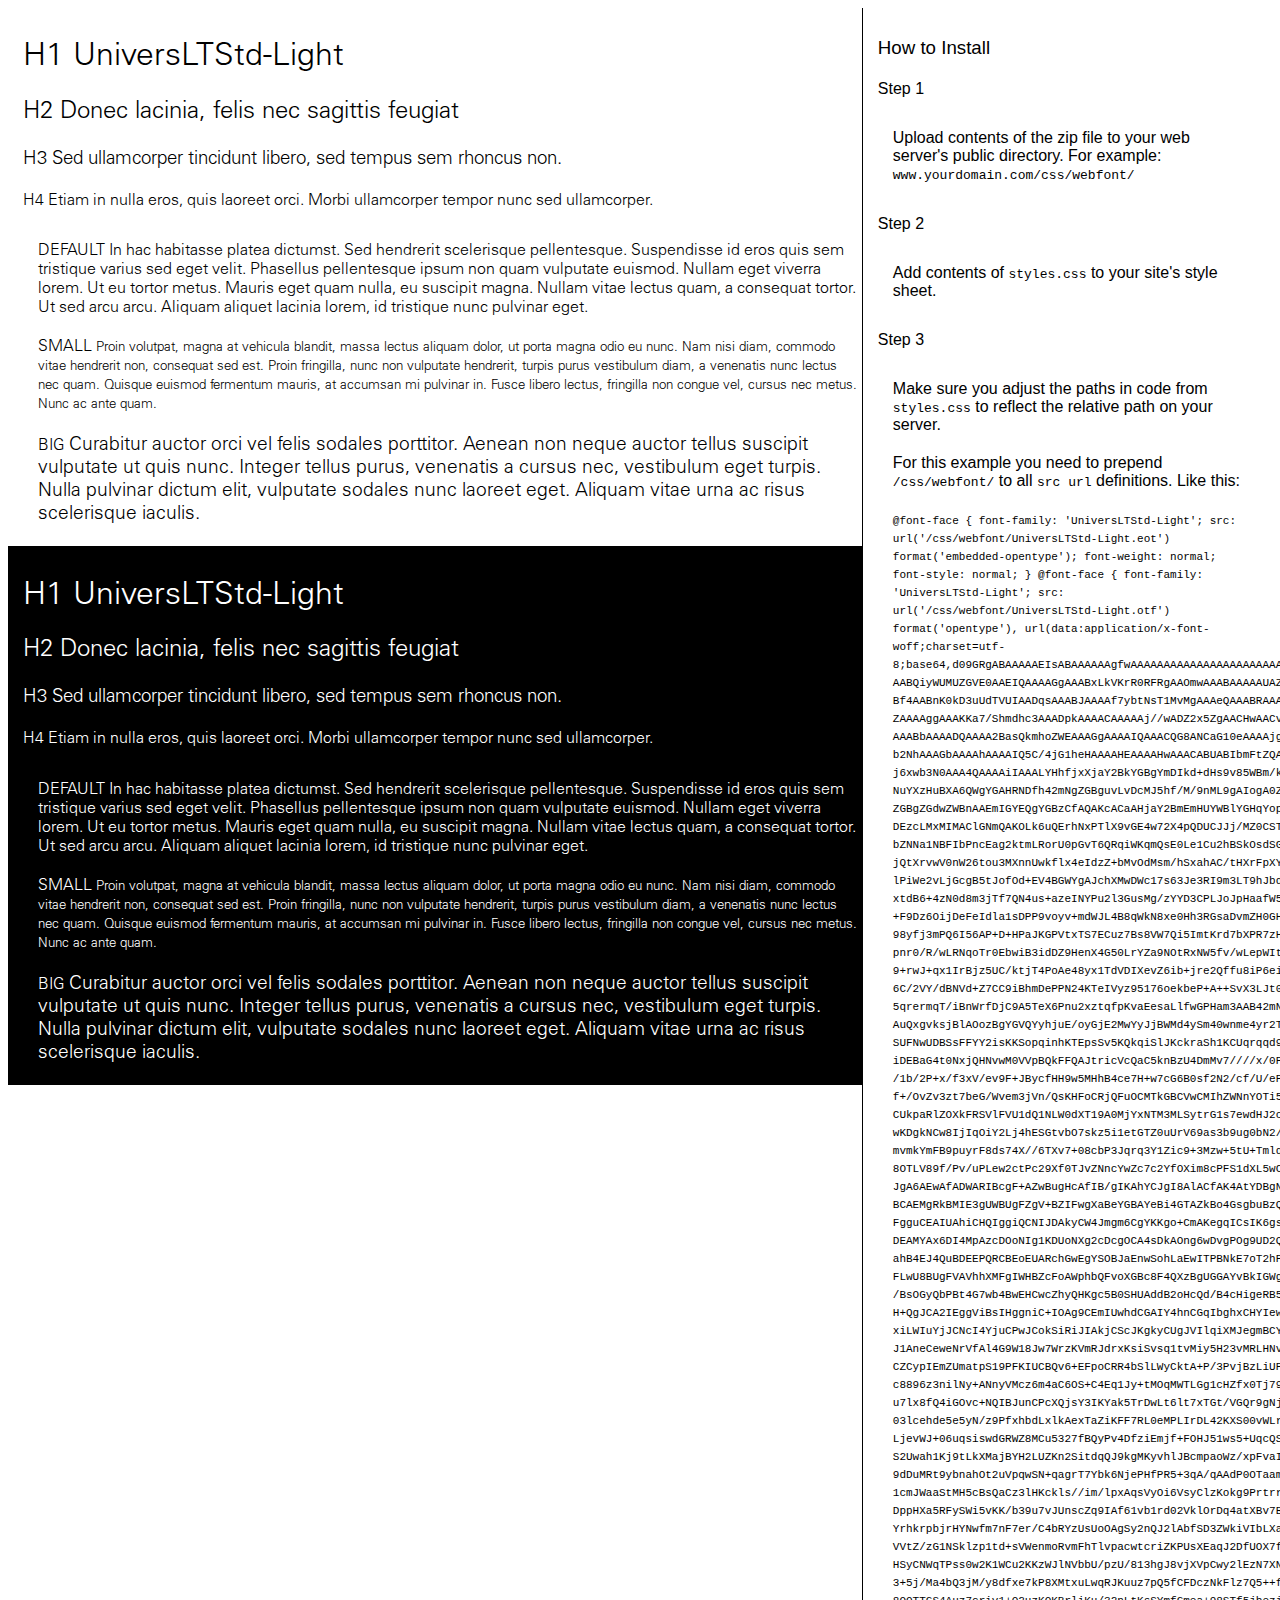
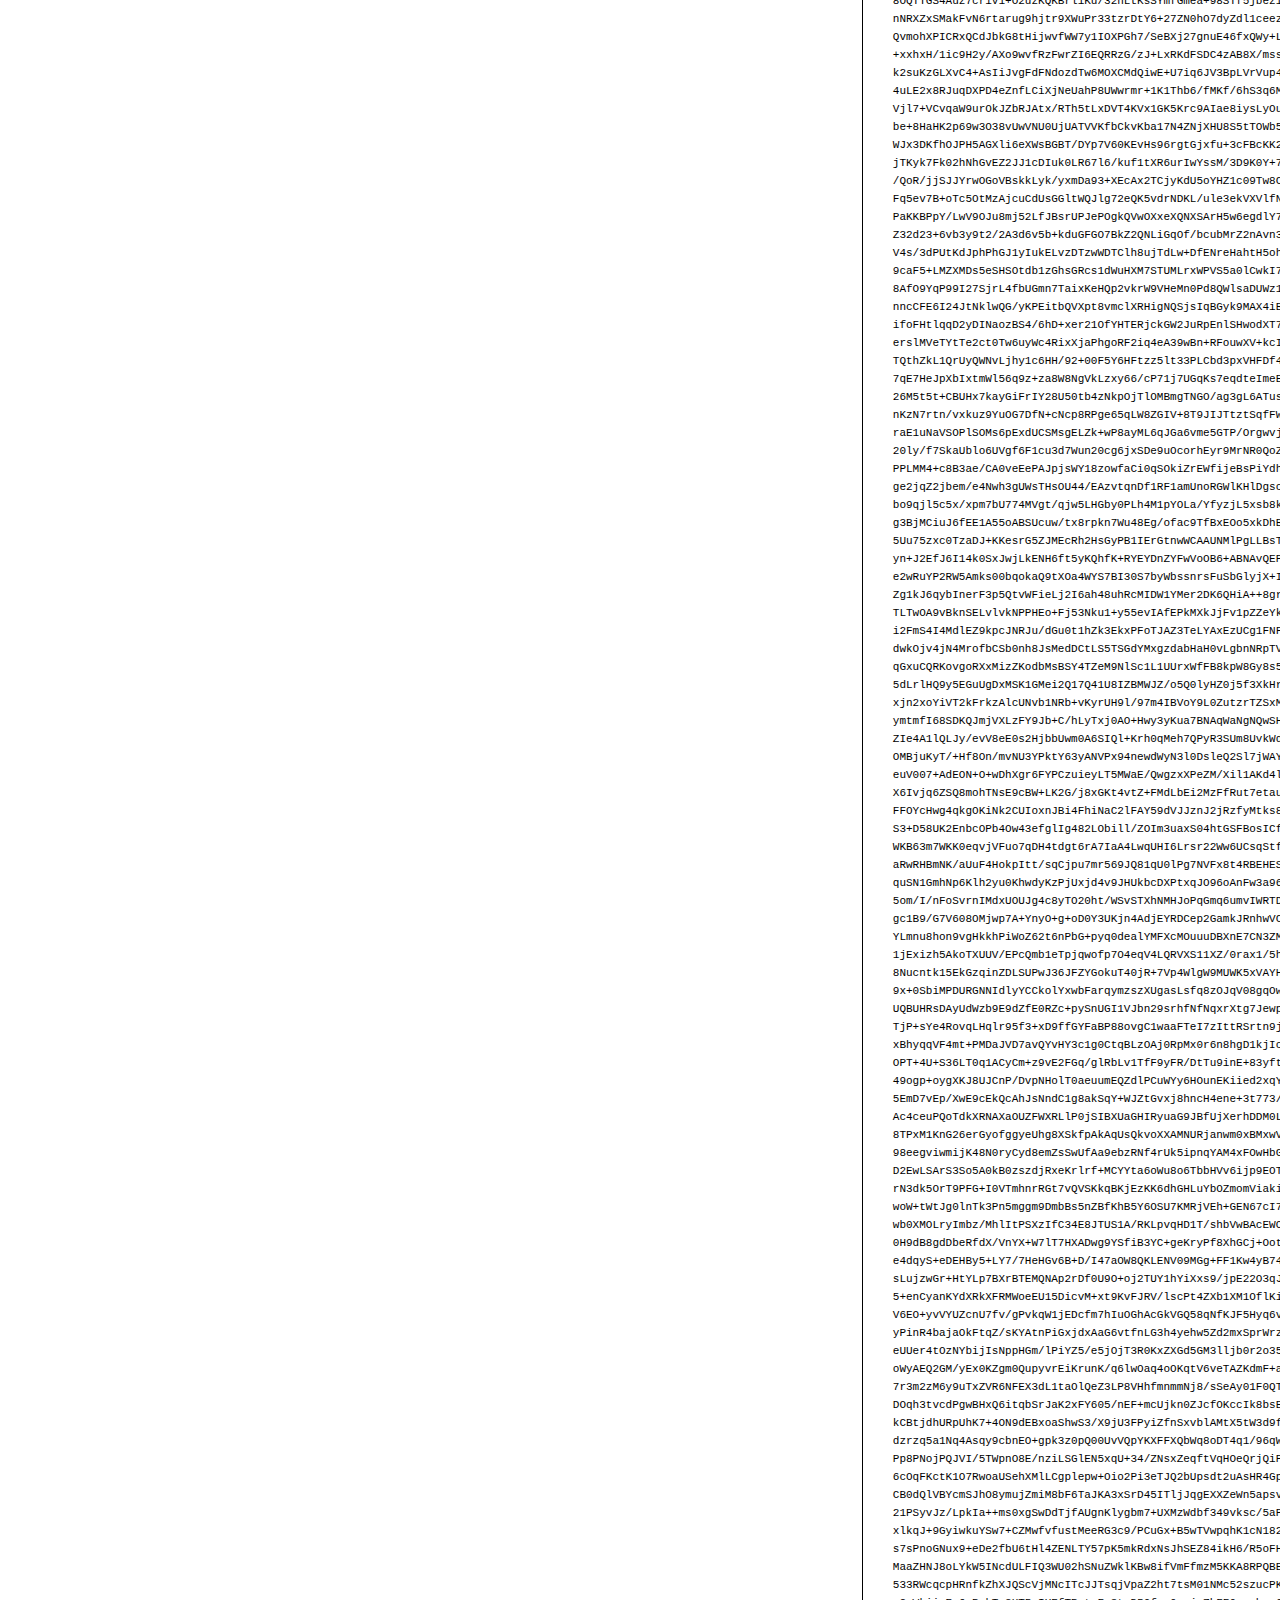
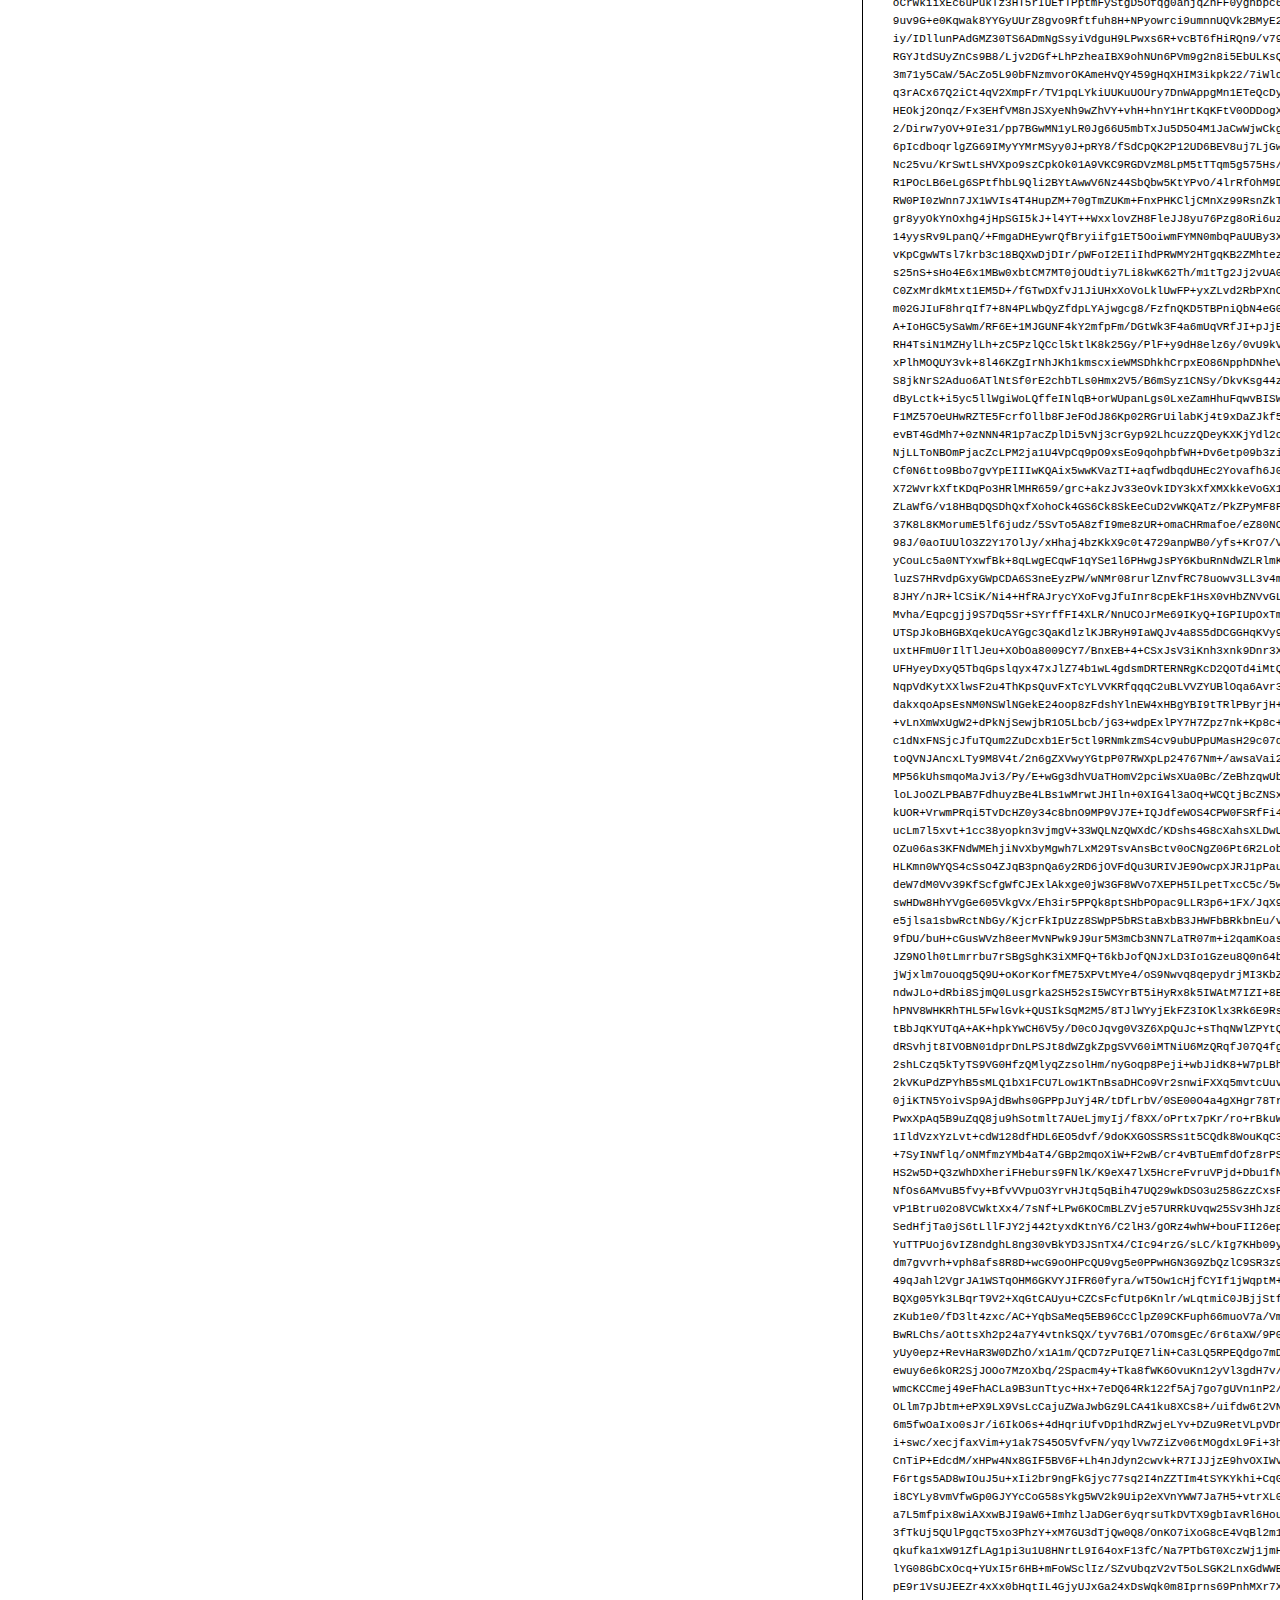
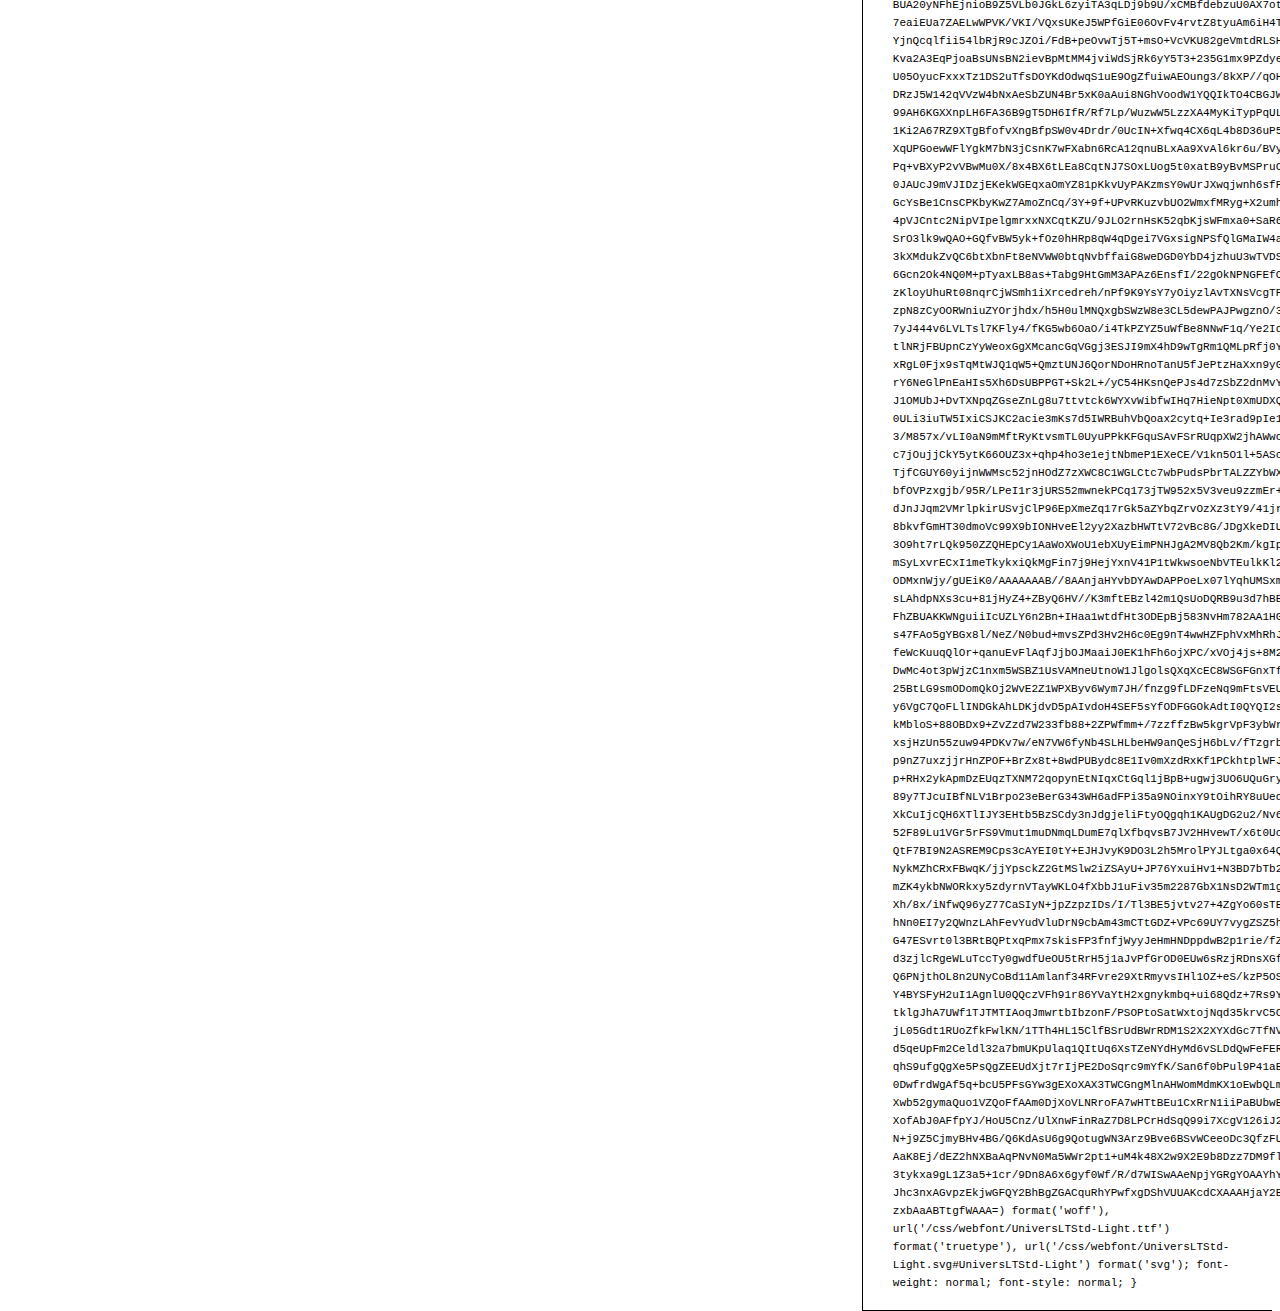
<file: fonts/UniversLTStd-Light/preview.html>
<!DOCTYPE html>
<html>
<head>
<title>
UniversLTStd-Light
 - Web font preview
</title>
<style type='text/css'>

@font-face {
  font-family: 'UniversLTStd-Light';
  src: url('UniversLTStd-Light.eot') format('embedded-opentype');
  font-weight: normal;
  font-style: normal;
}

@font-face {
  font-family: 'UniversLTStd-Light';
  src:  url('UniversLTStd-Light.otf')  format('opentype'),
	     url([data-uri]) format('woff'), url('UniversLTStd-Light.ttf')  format('truetype'), url('UniversLTStd-Light.svg#UniversLTStd-Light') format('svg');
  font-weight: normal;
  font-style: normal;
}



body { font-family: 'UniversLTStd-Light' !important; }
h1, h2, h3, h4 { font-weight: normal; }
.reg { color:black; background:white; }
.inverse { color:white; background:black; }
div { padding: 10px 15px; }
.right { background:white; width:30%; float: right; font-family: sans-serif; border: 1px solid black; border-width: 0 0 1px 1px;}
</style>
</head>
<body>
<div class='right'>
<h3>How to Install</h3>
<h4>Step 1</h4>
<div>
Upload contents of the zip file to your web server's public directory. For example:
<code>www.yourdomain.com/css/webfont/</code>
</div>
<h4>Step 2</h4>
<div>
Add contents of
<code>styles.css</code>
to your site's style sheet.
</div>
<h4>Step 3</h4>
<div>
Make sure you adjust the paths in code from
<code>styles.css</code>
to reflect the relative path on your server.
</div>
<div>
For this example you need to prepend
<code>/css/webfont/</code>
to all
<code>src url</code>
definitions. Like this:
</div>
<div>
<code style='font-size:11px;'>@font-face {
  font-family: 'UniversLTStd-Light';
  src: url('/css/webfont/UniversLTStd-Light.eot') format('embedded-opentype');
  font-weight: normal;
  font-style: normal;
}

@font-face {
  font-family: 'UniversLTStd-Light';
  src:  url('/css/webfont/UniversLTStd-Light.otf')  format('opentype'),
	     url([data-uri]) format('woff'), url('/css/webfont/UniversLTStd-Light.ttf')  format('truetype'), url('/css/webfont/UniversLTStd-Light.svg#UniversLTStd-Light') format('svg');
  font-weight: normal;
  font-style: normal;
}</code>
</div>
</div>
<div class='reg'>
<h1>
H1
UniversLTStd-Light
</h1>
<h2>
H2
Donec lacinia, felis nec sagittis feugiat
</h2>
<h3>
H3
Sed ullamcorper tincidunt libero, sed tempus sem rhoncus non.
</h3>
<h4>
H4
Etiam in nulla eros, quis laoreet orci. Morbi ullamcorper tempor nunc sed ullamcorper.
</h4>
<div>
DEFAULT
In hac habitasse platea dictumst. Sed hendrerit scelerisque pellentesque. Suspendisse id eros quis sem tristique varius sed eget velit. Phasellus pellentesque ipsum non quam vulputate euismod. Nullam eget viverra lorem. Ut eu tortor metus. Mauris eget quam nulla, eu suscipit magna. Nullam vitae lectus quam, a consequat tortor. Ut sed arcu arcu. Aliquam aliquet lacinia lorem, id tristique nunc pulvinar eget.
</div>
<div>
SMALL
<small>
Proin volutpat, magna at vehicula blandit, massa lectus aliquam dolor, ut porta magna odio eu nunc. Nam nisi diam, commodo vitae hendrerit non, consequat sed est. Proin fringilla, nunc non vulputate hendrerit, turpis purus vestibulum diam, a venenatis nunc lectus nec quam. Quisque euismod fermentum mauris, at accumsan mi pulvinar in. Fusce libero lectus, fringilla non congue vel, cursus nec metus. Nunc ac ante quam.
</small>
</div>
<div>
BIG
<big>
Curabitur auctor orci vel felis sodales porttitor. Aenean non neque auctor tellus suscipit vulputate ut quis nunc. Integer tellus purus, venenatis a cursus nec, vestibulum eget turpis. Nulla pulvinar dictum elit, vulputate sodales nunc laoreet eget. Aliquam vitae urna ac risus scelerisque iaculis.
</big>
</div>

</div>
<div class='inverse'>
<h1>
H1
UniversLTStd-Light
</h1>
<h2>
H2
Donec lacinia, felis nec sagittis feugiat
</h2>
<h3>
H3
Sed ullamcorper tincidunt libero, sed tempus sem rhoncus non.
</h3>
<h4>
H4
Etiam in nulla eros, quis laoreet orci. Morbi ullamcorper tempor nunc sed ullamcorper.
</h4>
<div>
DEFAULT
In hac habitasse platea dictumst. Sed hendrerit scelerisque pellentesque. Suspendisse id eros quis sem tristique varius sed eget velit. Phasellus pellentesque ipsum non quam vulputate euismod. Nullam eget viverra lorem. Ut eu tortor metus. Mauris eget quam nulla, eu suscipit magna. Nullam vitae lectus quam, a consequat tortor. Ut sed arcu arcu. Aliquam aliquet lacinia lorem, id tristique nunc pulvinar eget.
</div>
<div>
SMALL
<small>
Proin volutpat, magna at vehicula blandit, massa lectus aliquam dolor, ut porta magna odio eu nunc. Nam nisi diam, commodo vitae hendrerit non, consequat sed est. Proin fringilla, nunc non vulputate hendrerit, turpis purus vestibulum diam, a venenatis nunc lectus nec quam. Quisque euismod fermentum mauris, at accumsan mi pulvinar in. Fusce libero lectus, fringilla non congue vel, cursus nec metus. Nunc ac ante quam.
</small>
</div>
<div>
BIG
<big>
Curabitur auctor orci vel felis sodales porttitor. Aenean non neque auctor tellus suscipit vulputate ut quis nunc. Integer tellus purus, venenatis a cursus nec, vestibulum eget turpis. Nulla pulvinar dictum elit, vulputate sodales nunc laoreet eget. Aliquam vitae urna ac risus scelerisque iaculis.
</big>
</div>

</div>
</body>
</html>
</file>
<file: css/styles.css>
/* -------------------------------- 

Primary style

-------------------------------- */
*, *::after, *::before {
  -webkit-box-sizing: border-box;
  -moz-box-sizing: border-box;
  box-sizing: border-box;
}

html {
  font-size: 62.5%;
}

body {
  font-size: 1.6rem;
  
  color: #33414a;
  background-color: #a4a4a5;
  width: 100%;
  margin: 0 auto;
}

a {
  color: #7e4d7e;
  text-decoration: none;
}

h3 {
  font-size: 2.7rem;
  font-weight: normal;
  color: #000000;
  margin-top: 1em;
  display: inline-block;
}


/* -------------------------------- 

Main Components 

-------------------------------- */
header {
  position: fixed;
  z-index: 3;
  height: 50px;
  width: 100%;
  font-family: 'montserratregular';
  top: 0;
  left: 0;
  background-color: #ffffff;
  box-shadow: 0 2px 40px;
  -webkit-font-smoothing: antialiased;
  -moz-osx-font-smoothing: grayscale;
  /* Force Hardware Acceleration */
  -webkit-transform: translateZ(0);
  -moz-transform: translateZ(0);
  -ms-transform: translateZ(0);
  -o-transform: translateZ(0);
  transform: translateZ(0);
  -webkit-backface-visibility: hidden;
  backface-visibility: hidden;
  -webkit-transition: -webkit-transform 0.3s;
  -moz-transition: -moz-transform 0.3s;
  transition: transform 0.3s;
}
header.nav-is-visible {
  -webkit-transform: translateX(-260px);
  -moz-transform: translateX(-260px);
  -ms-transform: translateX(-260px);
  -o-transform: translateX(-260px);
  transform: translateX(-260px);
}
header::before {
  /* never visible - this is used in jQuery to check the current MQ */
  display: none;
  content: 'mobile';
}
@media only screen and (min-width: 915px) {
  header {
    height: 80px;
  }
  header.nav-is-visible {
    -webkit-transform: translateX(0);
    -moz-transform: translateX(0);
    -ms-transform: translateX(0);
    -o-transform: translateX(0);
    transform: translateX(0);
  }
  header::before {
    content: 'desktop';
  }
}

.cd-logo {
  display: inline-block;
  height: 100%;
  margin-left: 15px;
  /* remove jump on iOS devices - when we fire the navigation */
  -webkit-transform: translateZ(0);
  -moz-transform: translateZ(0);
  -ms-transform: translateZ(0);
  -o-transform: translateZ(0);
  transform: translateZ(0);
  -webkit-backface-visibility: hidden;
  backface-visibility: hidden;
}
.cd-logo img {
  display: block;
  width: 75%;
  max-width: 260px;
  margin-top: 8px;
}

@media only screen and (min-width: 915px) {
  .cd-logo {
    margin-left: 5%;
  }
  .cd-logo img {
    margin-top: 20px;
  }
}

.cd-nav-trigger {
  display: block;
  position: absolute;
  right: 0;
  top: 0;

  height: 100%;
  width: 50px;
  /* hide text */
  overflow: hidden;
  white-space: nowrap;
  color: transparent;
}
.cd-nav-trigger span {
  /* hamburger icon created in CSS */
  position: absolute;
  height: 2px;
  width: 20px;
  top: 50%;
  margin-top: -1px;
  left: 50%;
  margin-left: -10px;
  -webkit-transition: background-color 0.3s 0.3s;
  -moz-transition: background-color 0.3s 0.3s;
  transition: background-color 0.3s 0.3s;
  background-color: #33414a;
}
.cd-nav-trigger span::before, .cd-nav-trigger span::after {
  /* upper and lower lines of the menu icon */
  content: '';
  position: absolute;
  width: 100%;
  height: 100%;
  background-color: #33414a;
  /* Force Hardware Acceleration */
  -webkit-transform: translateZ(0);
  -moz-transform: translateZ(0);
  -ms-transform: translateZ(0);
  -o-transform: translateZ(0);
  transform: translateZ(0);
  -webkit-backface-visibility: hidden;
  backface-visibility: hidden;
  -webkit-transition: -webkit-transform 0.3s 0.3s;
  -moz-transition: -moz-transform 0.3s 0.3s;
  transition: transform 0.3s 0.3s;
}
.cd-nav-trigger span::before {
  -webkit-transform: translateY(-6px);
  -moz-transform: translateY(-6px);
  -ms-transform: translateY(-6px);
  -o-transform: translateY(-6px);
  transform: translateY(-6px);
}
.cd-nav-trigger span::after {
  -webkit-transform: translateY(6px);
  -moz-transform: translateY(6px);
  -ms-transform: translateY(6px);
  -o-transform: translateY(6px);
  transform: translateY(6px);
}
.nav-is-visible .cd-nav-trigger span {
  background-color: rgba(255, 255, 255, 0);
}
.nav-is-visible .cd-nav-trigger span::before {
  -webkit-transform: translateY(0) rotate(-45deg);
  -moz-transform: translateY(0) rotate(-45deg);
  -ms-transform: translateY(0) rotate(-45deg);
  -o-transform: translateY(0) rotate(-45deg);
  transform: translateY(0) rotate(-45deg);
}
.nav-is-visible .cd-nav-trigger span::after {
  -webkit-transform: translateY(0) rotate(45deg);
  -moz-transform: translateY(0) rotate(45deg);
  -ms-transform: translateY(0) rotate(45deg);
  -o-transform: translateY(0) rotate(45deg);
  transform: translateY(0) rotate(45deg);
}
@media only screen and (min-width: 915px) {
  .cd-nav-trigger {
    display: none;
  }
}

.cd-main-nav {
  position: fixed;
  z-index: 1;
  top: 0;
  right: 0;
  width: 260px;
  height: 100vh;
  overflow: auto;
  -webkit-overflow-scrolling: touch;
  visibility: hidden;
  background: #104668;
  font-family: 'montserratregular';
  -webkit-transition: visibility 0s 0.3s;
  -moz-transition: visibility 0s 0.3s;
  transition: visibility 0s 0.3s;
}
.cd-main-nav a {
  display: block;
  font-size: 1.8rem;
  padding: .9em 2em .9em 1em;
  border-bottom: 1px solid #33414a;
  color: #ffffff;
  -webkit-transition: -webkit-transform 0.3s, opacity 0.3s;
  -moz-transition: -moz-transform 0.3s, opacity 0.3s;
  transition: transform 0.3s, opacity 0.3s;
}

@media only screen and (min-width: 915px) {
  .cd-main-nav a {
    color: #5c666f;
  }
}

.cd-main-nav.nav-is-visible {
  visibility: visible;
  -webkit-transition: visibility 0s 0s;
  -moz-transition: visibility 0s 0s;
  transition: visibility 0s 0s;
}
.cd-main-nav.moves-out > li > a {
  /* push the navigation items to the left - and lower down opacity - when secondary nav slides in */
  -webkit-transform: translateX(-100%);
  -moz-transform: translateX(-100%);
  -ms-transform: translateX(-100%);
  -o-transform: translateX(-100%);
  transform: translateX(-100%);
  opacity: 0;
}



@media only screen and (min-width: 915px) {
  .cd-main-nav {
    position: absolute;
    visibility: visible;
    width: 100%;
    height: 80px;
    line-height: 80px;
    /* padding left = logo size + logo left position*/
    padding: 0 5% 0 calc(5% + 124px);
    background: transparent;
    text-align: right;
  }
  .cd-main-nav li {
    display: inline-block;
    height: 100%;
    padding: 0 .4em;
  }
  .cd-main-nav li a {
    display: inline-block;
    padding: .8em;
    line-height: 1;
    font-size: 1.4rem;
    border-bottom: none;
    -webkit-transform: translateZ(0);
    -moz-transform: translateZ(0);
    -ms-transform: translateZ(0);
    -o-transform: translateZ(0);
    transform: translateZ(0);
    -webkit-backface-visibility: hidden;
    backface-visibility: hidden;
    -webkit-transition: opacity 0.2s;
    -moz-transition: opacity 0.2s;
    transition: opacity 0.2s;
  }

  
  .cd-main-nav.moves-out > li > a {
    -webkit-transform: translateX(0);
    -moz-transform: translateX(0);
    -ms-transform: translateX(0);
    -o-transform: translateX(0);
    transform: translateX(0);
    opacity: 1;
  }
   
}

@media only screen and (min-width: 1024px) {
  .cd-main-nav li a {
    font-size: 1.6rem;
  }
}

.cd-main-content::before {
  /* never visible - this is used in jQuery to check the current MQ */
  display: none;
  content: 'mobile';
}
@media only screen and (min-width: 915px) {
  .cd-main-content::before {
    content: 'desktop';
  }
}

.cd-main-content {
  position: relative;
  z-index: 2;
  min-height: 100vh;
  padding-top: 50px;
  background-color: #ffffff;
  -webkit-transition: -webkit-transform 0.3s;
  -moz-transition: -moz-transform 0.3s;
  transition: transform 0.3s;
}
.cd-main-content.nav-is-visible {
  -webkit-transform: translateX(-260px);
  -moz-transform: translateX(-260px);
  -ms-transform: translateX(-260px);
  -o-transform: translateX(-260px);
  transform: translateX(-260px);
}
@media only screen and (min-width: 915px) {
  .cd-main-content {
    padding-top: 80px;
  }
  .cd-main-content.nav-is-visible {
    -webkit-transform: translateX(0);
    -moz-transform: translateX(0);
    -ms-transform: translateX(0);
    -o-transform: translateX(0);
    transform: translateX(0);
  }
}


.no-js header {
  position: relative;
  height: auto;
}

.no-js .cd-logo img {
  margin-bottom: 14px;
}

.no-js .cd-main-nav {
  position: static;
  width: 100%;
  height: auto;
  visibility: visible;
  overflow: visible;
}
.no-js .cd-main-nav li {
  display: inline-block;
}
.no-js .cd-main-nav li:last-child {
  display: block;
}

.no-js .cd-main-nav li ul {
  position: static;
  width: 100%;
  -webkit-transform: translateX(0);
  -moz-transform: translateX(0);
  -ms-transform: translateX(0);
  -o-transform: translateX(0);
  transform: translateX(0);
}
@media only screen and (min-width: 915px) {
  .no-js .cd-main-nav {
    height: 80px;
  }
  .no-js .cd-main-nav li ul {
    position: absolute;
    top: 80px;
  }
  
}

.no-js .cd-main-content {
  padding-top: 0;
}
@media only screen and (min-width: 915px) {
  .no-js .cd-main-content {
    padding-top: 80px;
  }
}

.separa{
  border-right: 1px solid #5c666f

}
/*--------------------------------
     css animation
--------------------------------*/

.Animation{
    font-family: 'Roboto';
 
  }
@media only screen and (min-width: 915px) {
  .Animation{
    margin-top: 3.5em;
 
  }

  .u-containerDefault{
    max-width: 100%;
    margin: 0 auto;

  }


  .Main-container{
    display: flex;
    flex-wrap: wrap;
    justify-content: space-between;
    
    align-items: center;


  }
  .Main-item-img{
    display: inline-block;
    
    
    
  }
  .Main-item{
    display: inline-block;
    
    max-width: 400px;
    margin: 2em 2em;
  }

  .Main-step-description{
    font-size: 1em;
    color: #515151;
    margin: 1em 0;
    width: 100%;
    
  }

  .Step-image{
    margin: 0;   
    width:100%;
    

    
  }  
}
@media only screen and (min-width: 1173px) {
  .Main-item-img{
    margin-right: 3.5em;
    max-width: 700px;
  }
}
@media only screen and (max-width: 1236px) {
  .Main-item-img{
    margin-right: 0;
    max-width: 600px;
  }
}
@media only screen and (max-width: 1081px) {
  .Main-item-img{
    max-width: 400px;
  }
}
@media only screen and (max-width: 915px) {
  .Animation{
    text-align: center;
  }
  .u-containerDefault{
    max-width: 915px;
    margin: 0 auto;

  }

  .Main-container{
    display: flex;
    flex-wrap: wrap;
    justify-content: space-around;

    align-items: center;

  }
  .Main-item{
    display: inline-block;
    margin-left: 1em;
    margin-bottom: 2em;
  }

  .Main-item-img{
    display: inline-block;
    margin-left: 1em;
    margin-bottom: 2em;
  }

  .Main-step-description{
    font-size: 1em;
    color: #515151;
    margin: 1em 0;

    max-width: 400px;
  }

  .Step-image{
    width: 100%;
    max-width: 600px;
  }
}
.icon-span{
  color: #104668;
  font-size: 2.5em;
}
.twitter{
    color: #55acee;
    font-size: 2.5em;
}
.facebook{
    color: #4862a3;
    font-size: 2.5em;
}
.landing{
  position:absolute;
  top:21%;
  left:14%;
  border:none;
  width: 72.5%;

}
.login{
  position:absolute;
  top:21%;
  left:14%;
  border:none;
  width: 72.5%;
}
.sobre-form{
  position:absolute;
  top:21%;
  left:14%;
  width: 72.5%;
  border:none;

}
.sobre-apro{
  position:absolute;
  top:21%;
  left:14%;
  width: 72.5%;
  border:none;

}
.dash{
  position:absolute;
  top:21%;
  left:14%;
  width: 72.5%;
  border:none;

}

.Main-container-foo{
    display: flex;
    flex-wrap: wrap;
    justify-content: space-around;


}
.footer{
  background-color: #104668;
  width: 100%;
  color: white;
    font-size: .8em;
    font-family: 'montserratregular';
}
.Main-item-foo{
  display: inline-block;

  margin-bottom: 2em;
}
.footer-description{
  margin: 2em;
  max-width: 200px;


}
.footer-description > li {
  margin-bottom: .5em;
}
.footer-foo{
  display: block;
  width: 100%;
  text-align: center;
  margin-bottom: 1em;
}
.footer-foo > li {
  margin-bottom: .5em;
}
.redes{
  font-size: 2em;
}
</file>
<file: css/icon.css>
@font-face {
	font-family: 'icomoon';
	src:url('../fonts/icomoon.eot?-b93htb');
	src:url('../fonts/icomoon.eot?#iefix-b93htb') format('embedded-opentype'),
		url('../fonts/icomoon.ttf?-b93htb') format('truetype'),
		url('../fonts/icomoon.woff?-b93htb') format('woff'),
		url('../fonts/icomoon.svg?-b93htb#icomoon') format('svg');
	font-weight: normal;
	font-style: normal;
}

[class^="icon-"], [class*=" icon-"] {
	font-family: 'icomoon';
	speak: none;
	font-style: normal;
	font-weight: normal;
	font-variant: normal;
	text-transform: none;
	line-height: 1;

	/* Better Font Rendering =========== */
	-webkit-font-smoothing: antialiased;
	-moz-osx-font-smoothing: grayscale;
}

.icon-check:before {
	content: "\f00c";
}
.icon-clock-o:before {
	content: "\f017";
}
.icon-pencil:before {
	content: "\f040";
}
.icon-edit:before {
	content: "\f044";
}
.icon-pencil-square-o:before {
	content: "\f044";
}
.icon-check-square-o:before {
	content: "\f046";
}
.icon-check-circle-o:before {
	content: "\f05d";
}
.icon-facebook-square:before {
	content: "\f082";
}
.icon-comments:before {
	content: "\f086";
}
.icon-twitter:before {
	content: "\f099";
}
.icon-hand-o-up:before {
	content: "\f0a6";
}
.icon-money:before {
	content: "\f0d6";
}
.icon-play-circle:before {
	content: "\f144";
}
.icon-youtube-play:before {
	content: "\f16a";
}
</file>
<file: fonts/pier-bold/stylesheet.css>
/* Generated by Font Squirrel (http://www.fontsquirrel.com) on June 5, 2015 */



@font-face {
    font-family: 'pier_sansbold';
    src: url('pier-bold-webfont.eot');
    src: url('pier-bold-webfont.eot?#iefix') format('embedded-opentype'),
         url('pier-bold-webfont.woff2') format('woff2'),
         url('pier-bold-webfont.woff') format('woff'),
         url('pier-bold-webfont.ttf') format('truetype'),
         url('pier-bold-webfont.svg#pier_sansbold') format('svg');
    font-weight: normal;
    font-style: normal;

}
</file>
<file: fonts/montserrat-regular-webfont/stylesheet.css>
/* Generated by Font Squirrel (http://www.fontsquirrel.com) on June 5, 2015 */



@font-face {
    font-family: 'montserratregular';
    src: url('montserrat-regular-webfont.eot');
    src: url('montserrat-regular-webfont.eot?#iefix') format('embedded-opentype'),
         url('montserrat-regular-webfont.woff2') format('woff2'),
         url('montserrat-regular-webfont.woff') format('woff'),
         url('montserrat-regular-webfont.ttf') format('truetype'),
         url('montserrat-regular-webfont.svg#montserratregular') format('svg');
    font-weight: normal;
    font-style: normal;

}
</file>
<file: fonts/Raleway-medium/raleway-font.css>
/* Generated by Font Squirrel (http://www.fontsquirrel.com) on June 9, 2015 */



@font-face {
    font-family: 'ralewaymedium';
    src: url('raleway-medium-webfont.eot');
    src: url('raleway-medium-webfont.eot?#iefix') format('embedded-opentype'),
         url('raleway-medium-webfont.woff2') format('woff2'),
         url('raleway-medium-webfont.woff') format('woff'),
         url('raleway-medium-webfont.ttf') format('truetype'),
         url('raleway-medium-webfont.svg#ralewaymedium') format('svg');
    font-weight: normal;
    font-style: normal;

}
</file>
<file: fonts/UniversLTStd-Light/styles.css>
@font-face {
  font-family: 'UniversLTStd-Light';
  src: url('UniversLTStd-Light.eot') format('embedded-opentype');
  font-weight: normal;
  font-style: normal;
}

@font-face {
  font-family: 'UniversLTStd-Light';
  src:  url('UniversLTStd-Light.otf')  format('opentype'),
	     url([data-uri]) format('woff'), url('UniversLTStd-Light.ttf')  format('truetype'), url('UniversLTStd-Light.svg#UniversLTStd-Light') format('svg');
  font-weight: normal;
  font-style: normal;
}
</file>
<file: fonts/montserrat-regular-webfont/specimen_files/specimen_stylesheet.css>
@import url('grid_12-825-55-15.css');

/*  
	CSS Reset by Eric Meyer - Released under Public Domain
    http://meyerweb.com/eric/tools/css/reset/
*/
html, body, div, span, applet, object, iframe,
h1, h2, h3, h4, h5, h6, p, blockquote, pre,
a, abbr, acronym, address, big, cite, code,
del, dfn, em, font, img, ins, kbd, q, s, samp,
small, strike, strong, sub, sup, tt, var,
b, u, i, center, dl, dt, dd, ol, ul, li,
fieldset, form, label, legend, table, 
caption, tbody, tfoot, thead, tr, th, td 
                  {margin: 0;padding: 0;border: 0;outline: 0;
                  font-size: 100%;vertical-align: baseline;
                  background: transparent;}
body              {line-height: 1;}
ol, ul            {list-style: none;}
blockquote, q     {quotes: none;}
blockquote:before, blockquote:after,
q:before, q:after {content: '';	content: none;}
:focus            {outline: 0;}
ins               {text-decoration: none;}
del               {text-decoration: line-through;}
table             {border-collapse: collapse;border-spacing: 0;}




body {
	color: #000;
	background-color: #dcdcdc;
}

a {
	text-decoration: none;
	color: #1883ba;
}

h1{
	font-size: 32px;
	font-weight: normal;
	font-style: normal;
	margin-bottom: 18px;
}

h2{
	font-size: 18px;
}

#container {
	width: 865px;
	margin: 0px auto;
}


#header {
	padding: 20px;
	font-size: 36px;
	background-color: #000;
	color: #fff;
}

#header span {
	color: #666;
}
#main_content {
	background-color: #fff;
	padding: 60px 20px 20px;
}


#footer p {
	margin: 0;
	padding-top: 10px;
	padding-bottom: 50px;
	color: #333;
	font: 10px Arial, sans-serif;
}

.tabs {
	width: 100%;
	height: 31px;
	background-color: #444;
}
.tabs li {
	float:  left;
	margin: 0;
	overflow: hidden;
	background-color: #444;
}
.tabs li a {
	display: block;
	color: #fff;
	text-decoration: none;
	font: bold 11px/11px 'Arial';
	text-transform: uppercase;
	padding: 10px 15px;
	border-right: 1px solid #fff;
}

.tabs li a:hover {
		background-color: #00b3ff;

}

.tabs li.active a {
	color:  #000;
	background-color: #fff;
}



div.huge {
	
	font-size: 300px;
	line-height: 1em;
	padding: 0;
	letter-spacing: -.02em;
	overflow: hidden;
}
div.glyph_range {
	font-size: 72px;
	line-height: 1.1em;
}

.size10{ font-size: 10px; }
.size11{ font-size: 11px; }
.size12{ font-size: 12px; }
.size13{ font-size: 13px; }
.size14{ font-size: 14px; }
.size16{ font-size: 16px; }
.size18{ font-size: 18px; }
.size20{ font-size: 20px; }
.size24{ font-size: 24px; }
.size30{ font-size: 30px; }
.size36{ font-size: 36px; }
.size48{ font-size: 48px; }
.size60{ font-size: 60px; }
.size72{ font-size: 72px; }
.size90{ font-size: 90px; }


.psample_row1 {	height: 120px;}
.psample_row1 {	height: 120px;}
.psample_row2 {	height: 160px;}
.psample_row3 {	height: 160px;}
.psample_row4 {	height: 160px;}

.psample {
	overflow: hidden;
	position: relative;
}
.psample p {
	line-height: 1.3em;
	display: block;
	overflow: hidden;
	margin: 0;
}

.psample span {
	margin-right: .5em;
}

.white_blend {
	width: 100%;
	height: 61px;
	background-image: url([data-uri]);
	position: absolute;
	bottom: 0;
}
.black_blend {
	width: 100%;
	height: 61px;
	background-image: url([data-uri]);
	position: absolute;
	bottom: 0;
}
.fullreverse {
	background:  #000 !important;
	color:  #fff !important;
	margin-left: -20px;
	padding-left: 20px;
	margin-right: -20px;
	padding-right: 20px;
	padding: 20px;
	margin-bottom:0;
}


.sample_table td {
	padding-top: 3px;
	padding-bottom:5px;
	padding-left: 5px;
	vertical-align: middle;
	line-height: 1.2em;
}

.sample_table td:first-child {
	background-color: #eee;
	text-align: right;
	padding-right: 5px;
	padding-left: 0;
	padding: 5px;
	font: 11px/12px "Courier New", Courier, mono;
}

code {
	white-space: pre;
	background-color: #eee;
	display: block;
	padding: 10px;
	margin-bottom: 18px;
	overflow: auto;
}


.bottom,.last 	{margin-bottom:0 !important; padding-bottom:0 !important;}

.box  { 
  padding: 18px; 
  margin-bottom: 18px; 
  background: #eee; 
}

.reverse,.reversed { background:  #000 !important;color:  #fff !important; border: none !important;}

#bodycomparison {
	position: relative;
	overflow: hidden;
	font-size: 72px;
	height: 90px;
	white-space: nowrap;
}

#bodycomparison div{
	font-size: 72px;
	line-height: 90px;
	display: inline;
	margin: 0 15px 0 0;
	padding: 0;
}

#bodycomparison div span{
	font: 10px Arial;
	position: absolute;
	left: 0;
}
#xheight {
	float: none;
	position: absolute;
	color: #d9f3ff;
	font-size: 72px;
	line-height: 90px;
}

.fontbody {
 position: relative;
}
.arialbody{
	font-family: Arial;
	position: relative;
}
.verdanabody{
	font-family: Verdana;
	position: relative;
}
.georgiabody{
	font-family: Georgia;
	position: relative;
}

/* @group Layout page
 */

#layout h1 {
	font-size: 36px;
	line-height: 42px;
	font-weight: normal;
	font-style: normal;
}

#layout h2 {
	font-size: 24px;
	line-height: 23px;
	font-weight: normal;
	font-style: normal;
}

#layout h3 {
	font-size: 22px;
	line-height: 1.4em;
	margin-top: 1em;
	font-weight: normal;
	font-style: normal;
}


#layout p.byline {
	font-size: 12px;
	margin-top: 18px;
	line-height: 12px;
	margin-bottom: 0;
}
#layout p {
	font-size: 14px;
	line-height: 21px;
	margin-bottom: .5em;
}

#layout p.large{
	font-size: 18px;
	line-height: 26px;
}

#layout .sidebar p{
	font-size: 12px;
	line-height: 1.4em;
}

#layout p.caption {
	font-size: 10px;
	margin-top: -16px;
	margin-bottom: 18px;
}

/* @end */

/* @group Glyphs */

#glyph_chart div{
	background-color: #d9f3ff;
	color: black;
	float: left;
	font-size: 36px;
	height: 1.2em;
	line-height: 1.2em;
	margin-bottom: 1px;
	margin-right: 1px;
	text-align: center;
	width: 1.2em;
	position: relative;
	padding: .6em .2em .2em;
}

#glyph_chart div p {
	position: absolute;
	left: 0;
	top: 0;
	display: block;
	text-align: center;
	font: bold 9px Arial, sans-serif;
	background-color: #3a768f;
	width: 100%;
	color: #fff;
	padding: 2px 0;
}


#glyphs h1 {
	font-family: Arial, sans-serif;
}
/* @end */

/* @group Installing */

#installing {
	font: 13px Arial, sans-serif;
}

#installing p,
#glyphs p{
	line-height: 1.2em;
	margin-bottom: 18px;
	font: 13px Arial, sans-serif;
}



#installing h3{
	font-size: 15px;
	margin-top: 18px;
}

/* @end */

#rendering h1 {
	font-family: Arial, sans-serif;
}
.render_table td {
	font: 11px "Courier New", Courier, mono;
	vertical-align: middle;
}
</file>
<file: fonts/pier-bold/specimen_files/specimen_stylesheet.css>
@import url('grid_12-825-55-15.css');

/*  
	CSS Reset by Eric Meyer - Released under Public Domain
    http://meyerweb.com/eric/tools/css/reset/
*/
html, body, div, span, applet, object, iframe,
h1, h2, h3, h4, h5, h6, p, blockquote, pre,
a, abbr, acronym, address, big, cite, code,
del, dfn, em, font, img, ins, kbd, q, s, samp,
small, strike, strong, sub, sup, tt, var,
b, u, i, center, dl, dt, dd, ol, ul, li,
fieldset, form, label, legend, table, 
caption, tbody, tfoot, thead, tr, th, td 
                  {margin: 0;padding: 0;border: 0;outline: 0;
                  font-size: 100%;vertical-align: baseline;
                  background: transparent;}
body              {line-height: 1;}
ol, ul            {list-style: none;}
blockquote, q     {quotes: none;}
blockquote:before, blockquote:after,
q:before, q:after {content: '';	content: none;}
:focus            {outline: 0;}
ins               {text-decoration: none;}
del               {text-decoration: line-through;}
table             {border-collapse: collapse;border-spacing: 0;}




body {
	color: #000;
	background-color: #dcdcdc;
}

a {
	text-decoration: none;
	color: #1883ba;
}

h1{
	font-size: 32px;
	font-weight: normal;
	font-style: normal;
	margin-bottom: 18px;
}

h2{
	font-size: 18px;
}

#container {
	width: 865px;
	margin: 0px auto;
}


#header {
	padding: 20px;
	font-size: 36px;
	background-color: #000;
	color: #fff;
}

#header span {
	color: #666;
}
#main_content {
	background-color: #fff;
	padding: 60px 20px 20px;
}


#footer p {
	margin: 0;
	padding-top: 10px;
	padding-bottom: 50px;
	color: #333;
	font: 10px Arial, sans-serif;
}

.tabs {
	width: 100%;
	height: 31px;
	background-color: #444;
}
.tabs li {
	float:  left;
	margin: 0;
	overflow: hidden;
	background-color: #444;
}
.tabs li a {
	display: block;
	color: #fff;
	text-decoration: none;
	font: bold 11px/11px 'Arial';
	text-transform: uppercase;
	padding: 10px 15px;
	border-right: 1px solid #fff;
}

.tabs li a:hover {
		background-color: #00b3ff;

}

.tabs li.active a {
	color:  #000;
	background-color: #fff;
}



div.huge {
	
	font-size: 300px;
	line-height: 1em;
	padding: 0;
	letter-spacing: -.02em;
	overflow: hidden;
}
div.glyph_range {
	font-size: 72px;
	line-height: 1.1em;
}

.size10{ font-size: 10px; }
.size11{ font-size: 11px; }
.size12{ font-size: 12px; }
.size13{ font-size: 13px; }
.size14{ font-size: 14px; }
.size16{ font-size: 16px; }
.size18{ font-size: 18px; }
.size20{ font-size: 20px; }
.size24{ font-size: 24px; }
.size30{ font-size: 30px; }
.size36{ font-size: 36px; }
.size48{ font-size: 48px; }
.size60{ font-size: 60px; }
.size72{ font-size: 72px; }
.size90{ font-size: 90px; }


.psample_row1 {	height: 120px;}
.psample_row1 {	height: 120px;}
.psample_row2 {	height: 160px;}
.psample_row3 {	height: 160px;}
.psample_row4 {	height: 160px;}

.psample {
	overflow: hidden;
	position: relative;
}
.psample p {
	line-height: 1.3em;
	display: block;
	overflow: hidden;
	margin: 0;
}

.psample span {
	margin-right: .5em;
}

.white_blend {
	width: 100%;
	height: 61px;
	background-image: url([data-uri]);
	position: absolute;
	bottom: 0;
}
.black_blend {
	width: 100%;
	height: 61px;
	background-image: url([data-uri]);
	position: absolute;
	bottom: 0;
}
.fullreverse {
	background:  #000 !important;
	color:  #fff !important;
	margin-left: -20px;
	padding-left: 20px;
	margin-right: -20px;
	padding-right: 20px;
	padding: 20px;
	margin-bottom:0;
}


.sample_table td {
	padding-top: 3px;
	padding-bottom:5px;
	padding-left: 5px;
	vertical-align: middle;
	line-height: 1.2em;
}

.sample_table td:first-child {
	background-color: #eee;
	text-align: right;
	padding-right: 5px;
	padding-left: 0;
	padding: 5px;
	font: 11px/12px "Courier New", Courier, mono;
}

code {
	white-space: pre;
	background-color: #eee;
	display: block;
	padding: 10px;
	margin-bottom: 18px;
	overflow: auto;
}


.bottom,.last 	{margin-bottom:0 !important; padding-bottom:0 !important;}

.box  { 
  padding: 18px; 
  margin-bottom: 18px; 
  background: #eee; 
}

.reverse,.reversed { background:  #000 !important;color:  #fff !important; border: none !important;}

#bodycomparison {
	position: relative;
	overflow: hidden;
	font-size: 72px;
	height: 90px;
	white-space: nowrap;
}

#bodycomparison div{
	font-size: 72px;
	line-height: 90px;
	display: inline;
	margin: 0 15px 0 0;
	padding: 0;
}

#bodycomparison div span{
	font: 10px Arial;
	position: absolute;
	left: 0;
}
#xheight {
	float: none;
	position: absolute;
	color: #d9f3ff;
	font-size: 72px;
	line-height: 90px;
}

.fontbody {
 position: relative;
}
.arialbody{
	font-family: Arial;
	position: relative;
}
.verdanabody{
	font-family: Verdana;
	position: relative;
}
.georgiabody{
	font-family: Georgia;
	position: relative;
}

/* @group Layout page
 */

#layout h1 {
	font-size: 36px;
	line-height: 42px;
	font-weight: normal;
	font-style: normal;
}

#layout h2 {
	font-size: 24px;
	line-height: 23px;
	font-weight: normal;
	font-style: normal;
}

#layout h3 {
	font-size: 22px;
	line-height: 1.4em;
	margin-top: 1em;
	font-weight: normal;
	font-style: normal;
}


#layout p.byline {
	font-size: 12px;
	margin-top: 18px;
	line-height: 12px;
	margin-bottom: 0;
}
#layout p {
	font-size: 14px;
	line-height: 21px;
	margin-bottom: .5em;
}

#layout p.large{
	font-size: 18px;
	line-height: 26px;
}

#layout .sidebar p{
	font-size: 12px;
	line-height: 1.4em;
}

#layout p.caption {
	font-size: 10px;
	margin-top: -16px;
	margin-bottom: 18px;
}

/* @end */

/* @group Glyphs */

#glyph_chart div{
	background-color: #d9f3ff;
	color: black;
	float: left;
	font-size: 36px;
	height: 1.2em;
	line-height: 1.2em;
	margin-bottom: 1px;
	margin-right: 1px;
	text-align: center;
	width: 1.2em;
	position: relative;
	padding: .6em .2em .2em;
}

#glyph_chart div p {
	position: absolute;
	left: 0;
	top: 0;
	display: block;
	text-align: center;
	font: bold 9px Arial, sans-serif;
	background-color: #3a768f;
	width: 100%;
	color: #fff;
	padding: 2px 0;
}


#glyphs h1 {
	font-family: Arial, sans-serif;
}
/* @end */

/* @group Installing */

#installing {
	font: 13px Arial, sans-serif;
}

#installing p,
#glyphs p{
	line-height: 1.2em;
	margin-bottom: 18px;
	font: 13px Arial, sans-serif;
}



#installing h3{
	font-size: 15px;
	margin-top: 18px;
}

/* @end */

#rendering h1 {
	font-family: Arial, sans-serif;
}
.render_table td {
	font: 11px "Courier New", Courier, mono;
	vertical-align: middle;
}
</file>
